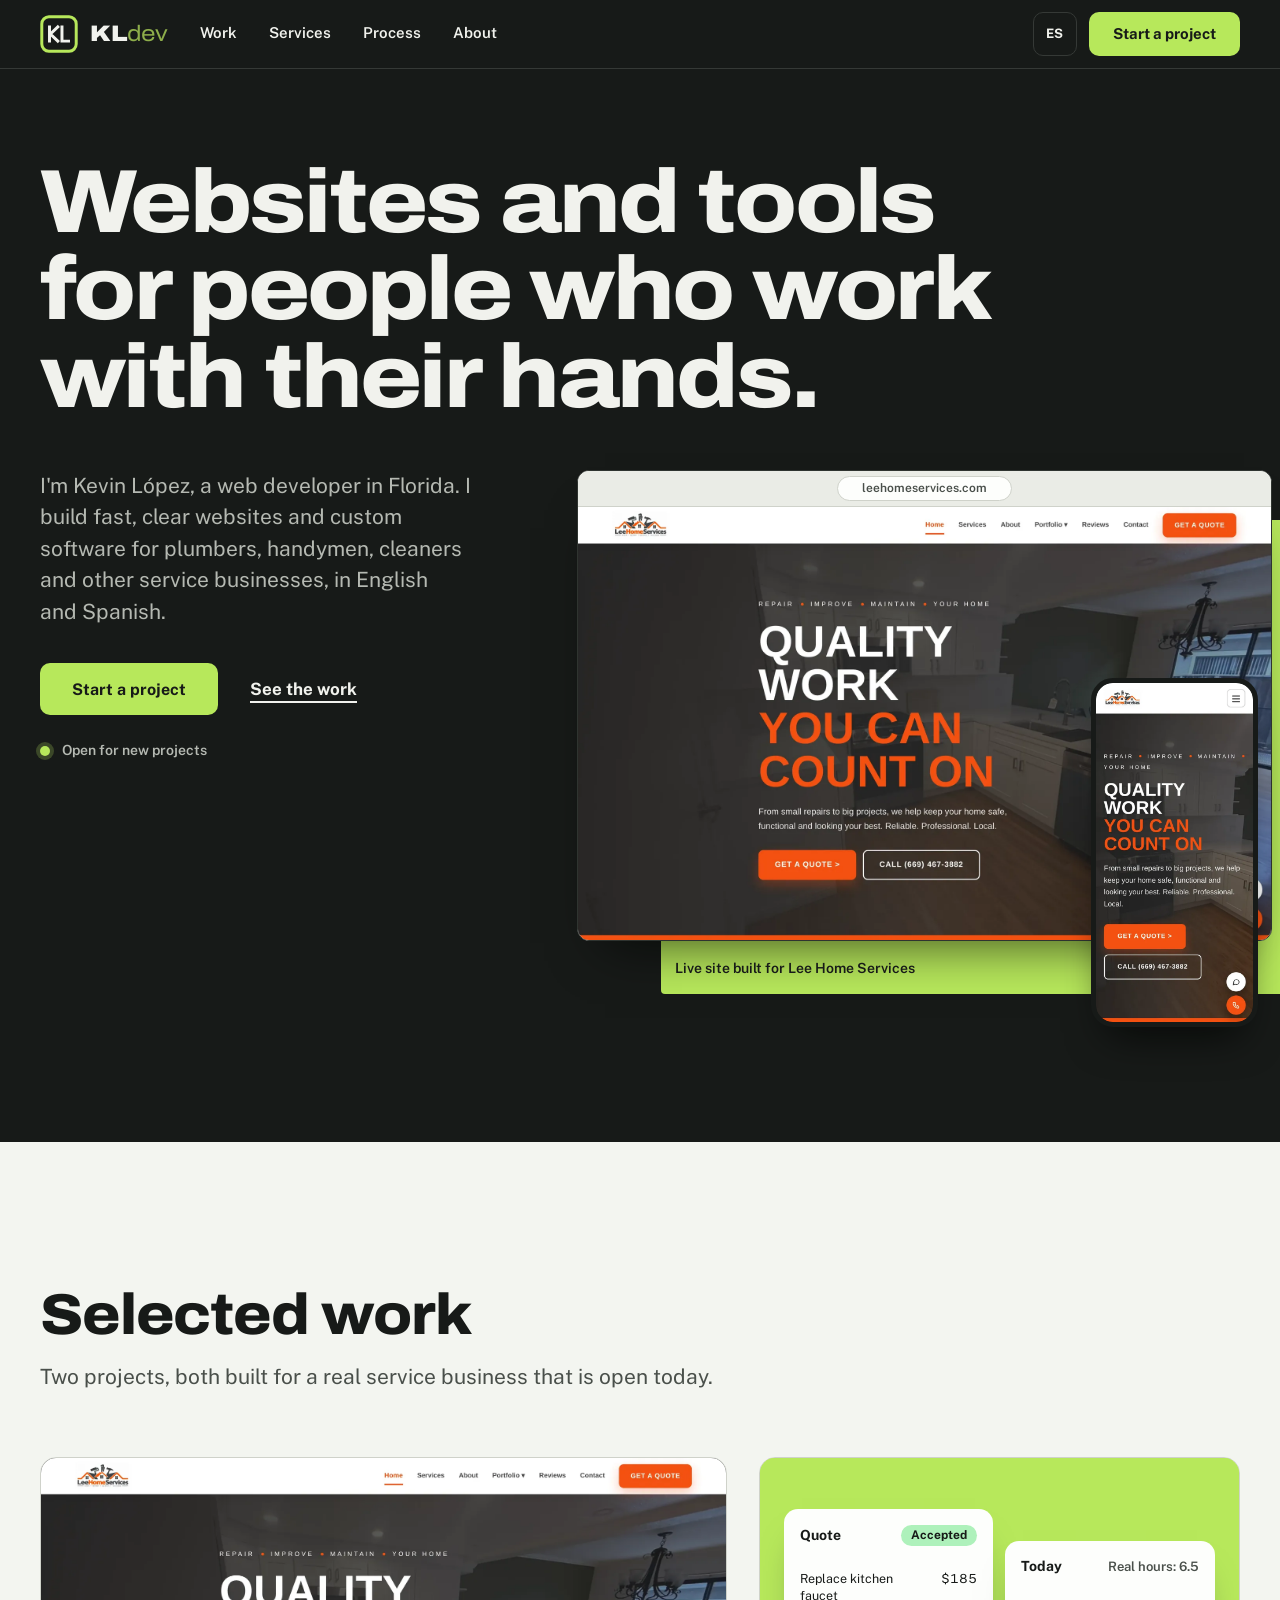
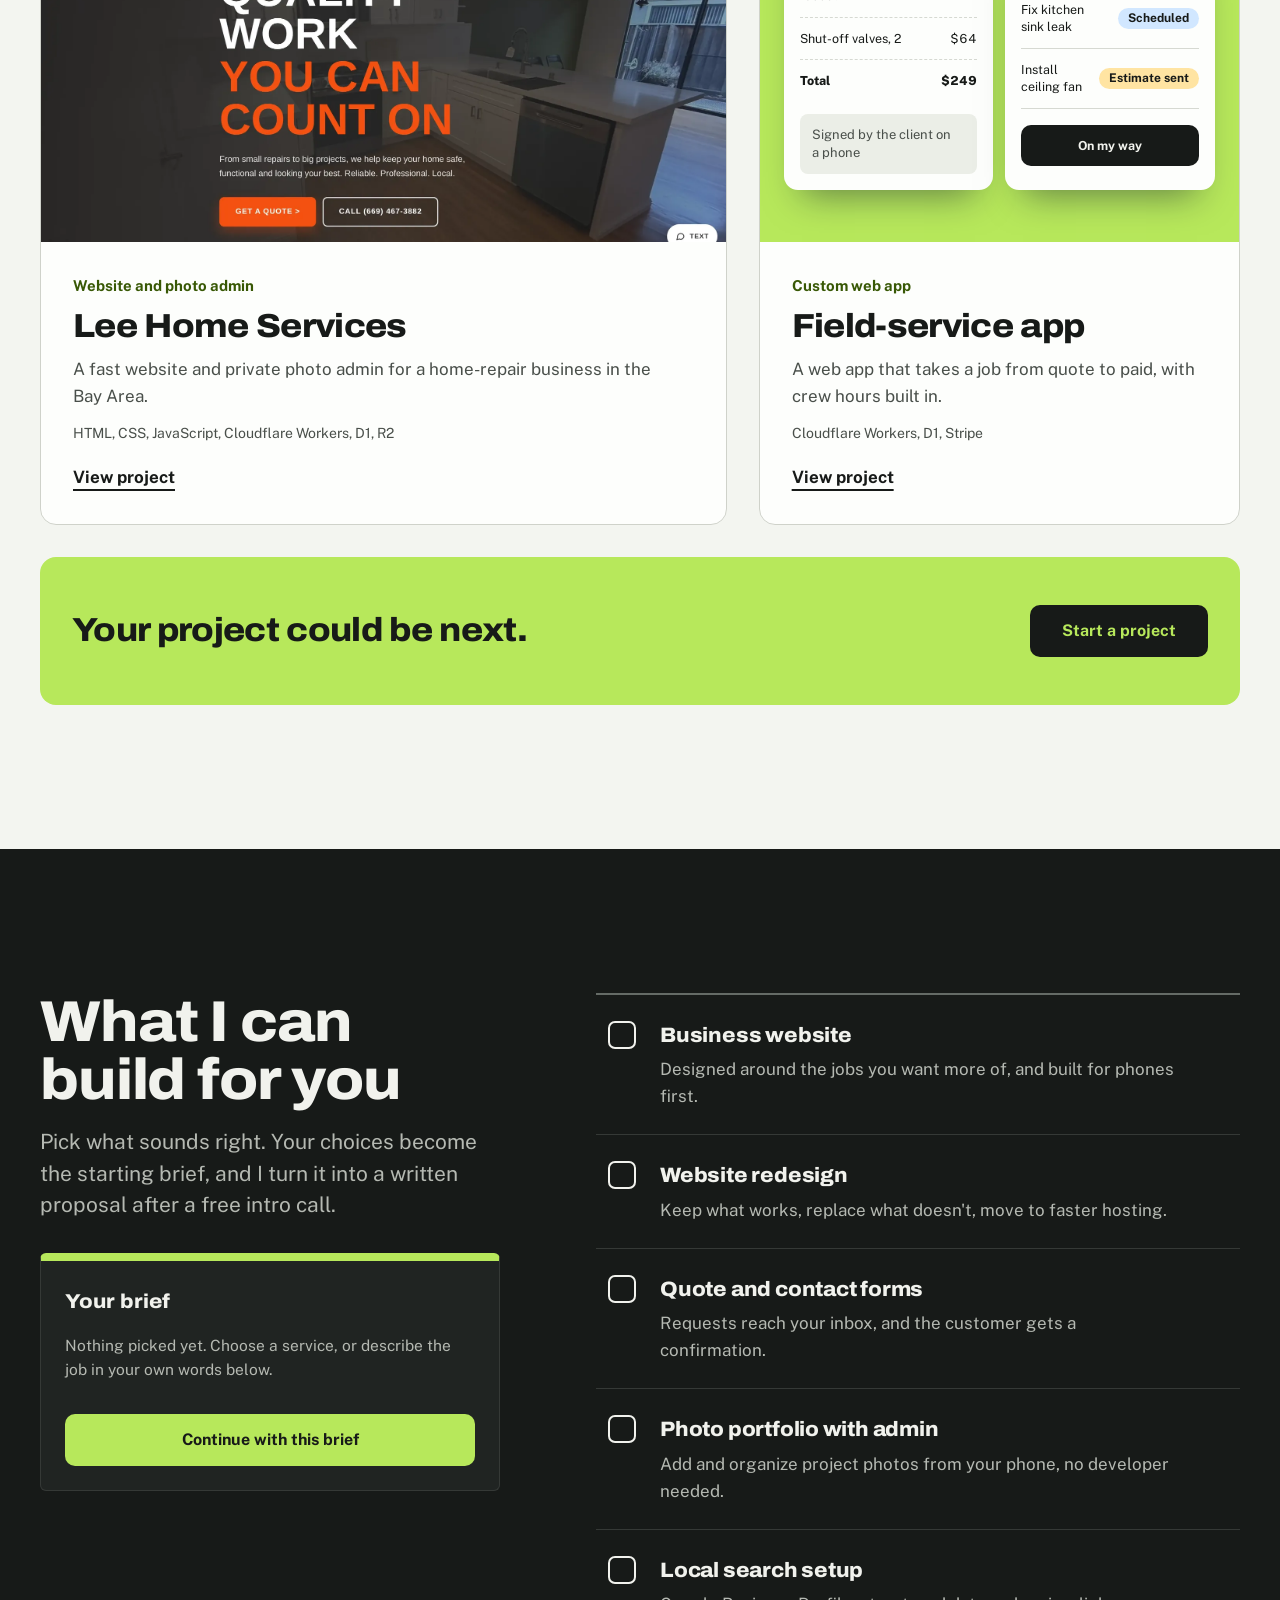
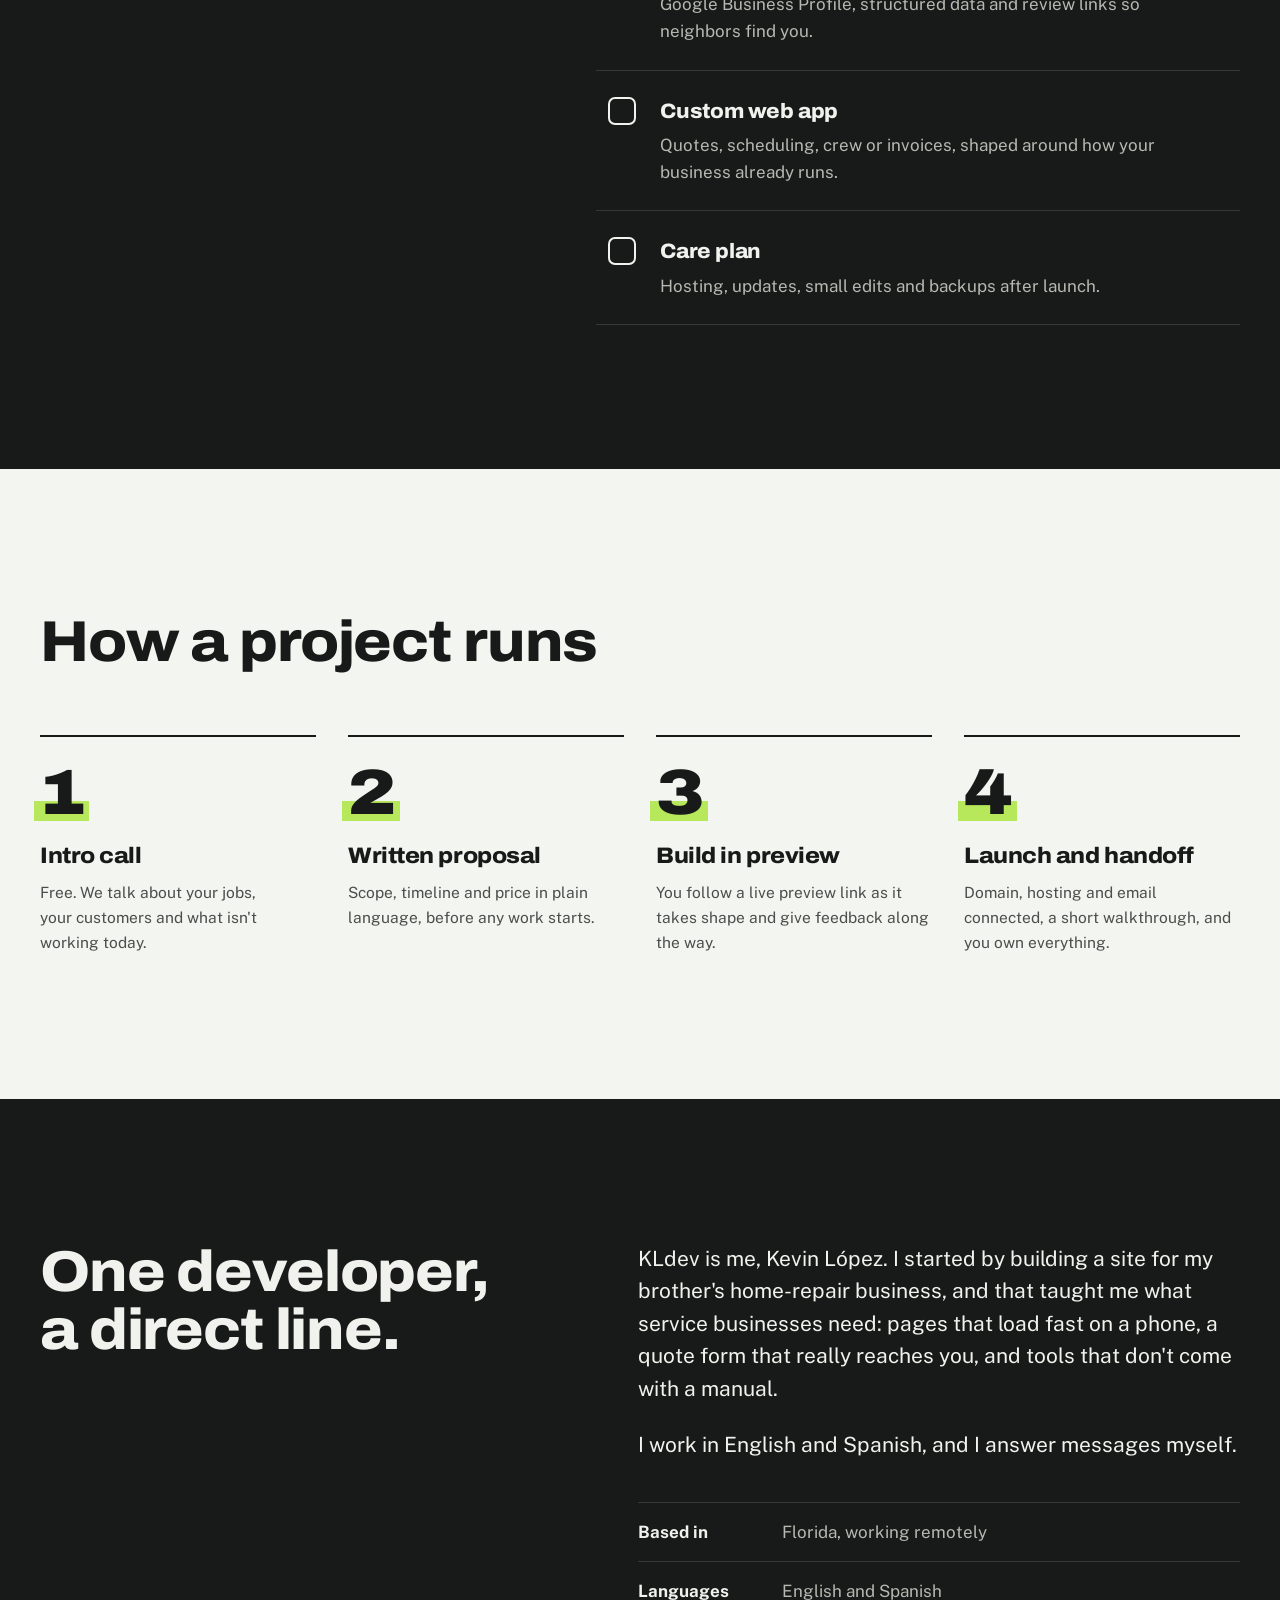
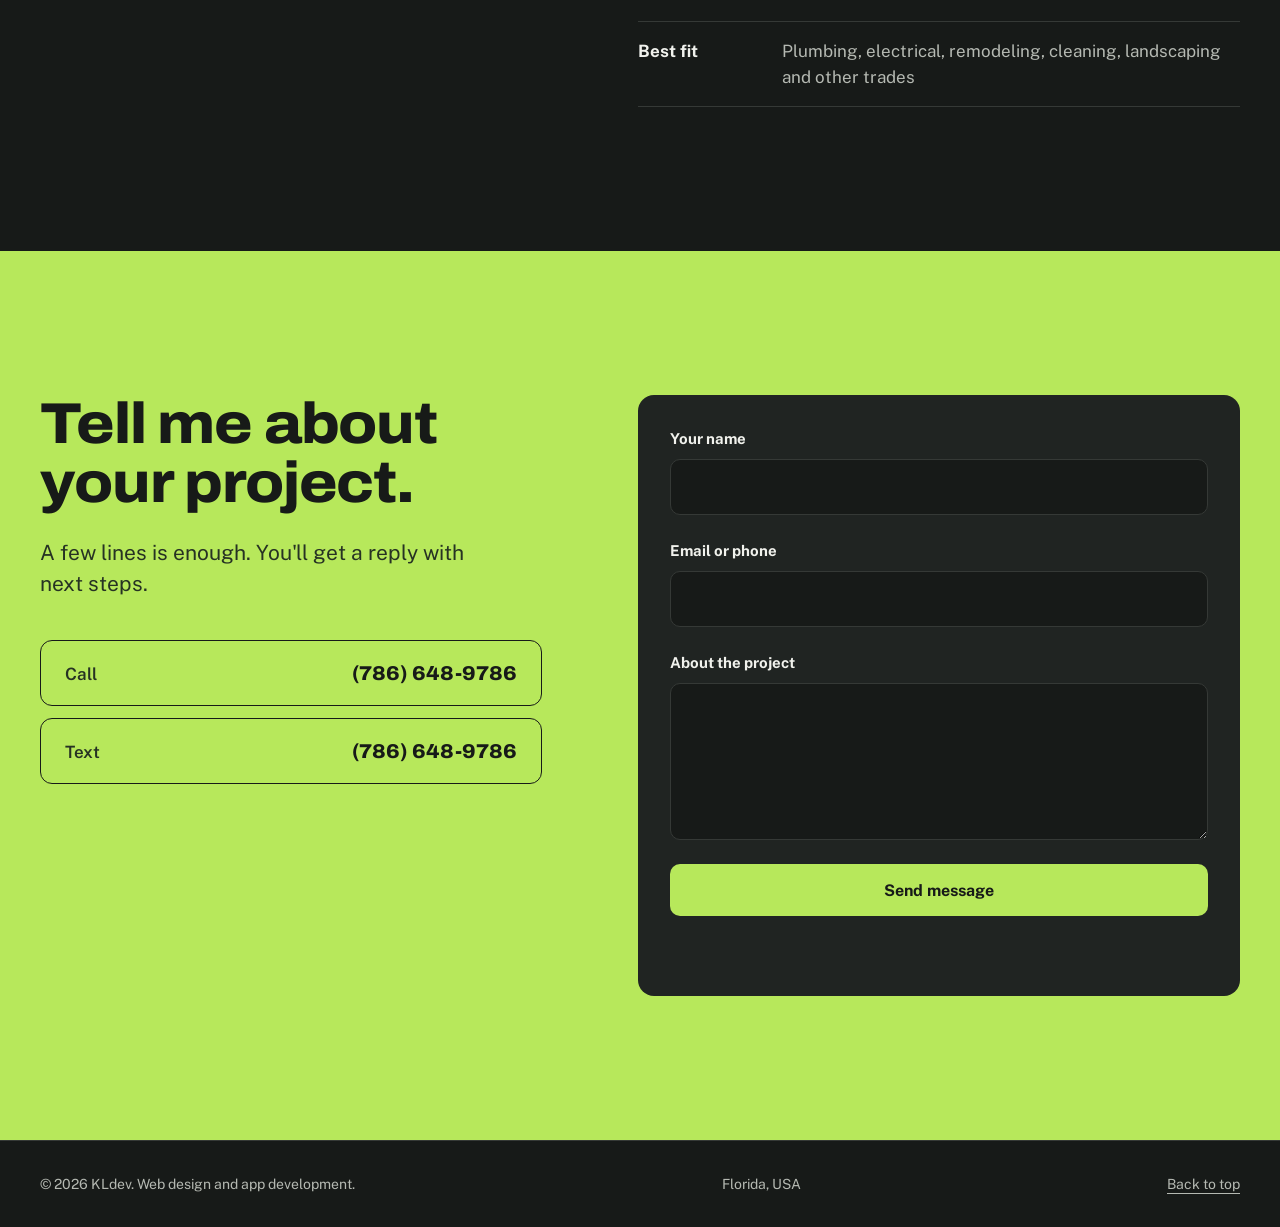
<file: index.html>
<!DOCTYPE html>
<html lang="en">
<head>
<meta charset="utf-8">
<meta name="viewport" content="width=device-width, initial-scale=1">
<title>KLdev | Websites and software for service businesses</title>
<meta name="description" content="KLdev is Kevin López, a web developer in Florida who builds fast websites and custom software for plumbers, handymen, cleaners and other service businesses. English and Spanish.">
<meta name="theme-color" content="#171a18">
<meta property="og:type" content="website">
<meta property="og:title" content="KLdev | Websites and software for service businesses">
<meta property="og:description" content="Fast websites and custom software for service businesses, built by one developer you can text.">
<link rel="icon" href="assets/favicon.svg" type="image/svg+xml">
<link rel="preload" href="assets/fonts/archivo.woff2" as="font" type="font/woff2" crossorigin>
<link rel="preload" href="assets/fonts/public-sans.woff2" as="font" type="font/woff2" crossorigin>
<link rel="stylesheet" href="css/styles.css">
<script type="application/ld+json">
{
  "@context": "https://schema.org",
  "@type": "ProfessionalService",
  "name": "KLdev",
  "description": "Web design, websites and custom software for service businesses.",
  "founder": { "@type": "Person", "name": "Kevin López" },
  "telephone": "+1-786-648-9786",
  "areaServed": "US",
  "address": { "@type": "PostalAddress", "addressRegion": "FL", "addressCountry": "US" },
  "knowsLanguage": ["en", "es"]
}
</script>
</head>
<body>
<a class="skip" href="#main" data-i18n="skip">Skip to content</a>

<header class="site-header">
  <div class="bar wrap">
    <a class="brand" href="#top" aria-label="KLdev, home">
      <svg class="mark" viewBox="0 0 64 64" width="38" height="38" aria-hidden="true" focusable="false"><rect x="3" y="3" width="58" height="58" rx="12" fill="none" stroke="#b7e85b" stroke-width="5"/><path d="M16 20v24M30 20 17.5 32 30 44M37 20v24h11" fill="none" stroke="currentColor" stroke-width="5" stroke-linecap="square"/></svg>
      <span class="brand-word">KL<span>dev</span></span>
    </a>
    <nav class="nav" id="nav" aria-label="Main">
      <a href="#work" data-i18n="nav.work">Work</a>
      <a href="#services" data-i18n="nav.services">Services</a>
      <a href="#process" data-i18n="nav.process">Process</a>
      <a href="#about" data-i18n="nav.about">About</a>
    </nav>
    <div class="bar-actions">
      <button class="lang" type="button" id="lang" aria-label="Cambiar a español">ES</button>
      <a class="btn btn-small" href="#contact" data-i18n="nav.cta">Start a project</a>
      <button class="menu-btn" type="button" id="menu-btn" aria-expanded="false" aria-controls="nav" aria-label="Menu" data-i18n-attr="aria-label:nav.menu">
        <span></span><span></span>
      </button>
    </div>
  </div>
</header>

<main id="main">
  <section class="hero" id="top">
    <div class="wrap hero-grid">
      <h1 class="hero-title">
        <span class="line"><span data-i18n="hero.l1">Websites and tools</span></span>
        <span class="line"><span data-i18n="hero.l2">for people who work</span></span>
        <span class="line"><span data-i18n="hero.l3">with their hands.</span></span>
      </h1>
      <div class="hero-copy">
        <p class="lead" data-i18n="hero.lead">I'm Kevin López, a web developer in Florida. I build fast, clear websites and custom software for plumbers, handymen, cleaners and other service businesses, in English and Spanish.</p>
        <div class="cta-row">
          <a class="btn" href="#contact" data-i18n="hero.cta1">Start a project</a>
          <a class="link-quiet" href="#work" data-i18n="hero.cta2">See the work</a>
        </div>
        <p class="status"><span class="dot" aria-hidden="true"></span><span data-i18n="hero.status">Open for new projects</span></p>
      </div>

      <figure class="hero-visual">
        <div class="slab" aria-hidden="true"></div>
        <div class="browser">
          <div class="browser-bar" aria-hidden="true"><span>leehomeservices.com</span></div>
          <img src="assets/img/lee-desktop.webp" width="1760" height="1100" alt="Home page of leehomeservices.com: a kitchen photo behind the headline Quality Work You Can Count On and a Get a Quote button." fetchpriority="high" data-i18n-attr="alt:hero.alt">
        </div>
        <div class="phone">
          <img src="assets/img/lee-mobile.webp" width="540" height="1168" alt="The same site on a phone." loading="eager" data-i18n-attr="alt:hero.alt2">
        </div>
        <figcaption data-i18n="hero.caption">Live site built for Lee Home Services</figcaption>
      </figure>
    </div>
  </section>

  <section class="work" id="work" aria-labelledby="work-title">
    <div class="wrap">
      <header class="section-head">
        <h2 id="work-title" data-i18n="work.title">Selected work</h2>
        <p data-i18n="work.sub">Two projects, both built for a real service business that is open today.</p>
      </header>

      <ul class="tiles">
        <li class="tile tile-lee">
          <div class="tile-media"><img src="assets/img/lee-desktop.webp" width="1760" height="1100" alt="Lee Home Services home page on a laptop." loading="lazy" data-i18n-attr="alt:work.lee.alt"></div>
          <div class="tile-body">
            <p class="tile-kind" data-i18n="work.lee.kind">Website and photo admin</p>
            <h3><a href="projects/lee-home-services.html">Lee Home Services</a></h3>
            <p class="tile-desc" data-i18n="tile.lee.desc">A fast website and private photo admin for a home-repair business in the Bay Area.</p>
            <p class="tile-stack">HTML, CSS, JavaScript, Cloudflare Workers, D1, R2</p>
            <span class="tile-link" aria-hidden="true" data-i18n="tile.view">View project</span>
          </div>
        </li>
        <li class="tile tile-app">
          <div class="tile-media tile-media-ui">
          <div class="ui" aria-hidden="true">
            <div class="ui-quote">
              <div class="ui-head"><b data-i18n="ui.quote">Quote</b><span class="pill pill-ok" data-i18n="ui.accepted">Accepted</span></div>
              <ul class="ui-lines">
                <li><span data-i18n="ui.l1">Replace kitchen faucet</span><i>$185</i></li>
                <li><span data-i18n="ui.l2">Shut-off valves, 2</span><i>$64</i></li>
                <li class="ui-total"><span data-i18n="ui.total">Total</span><i>$249</i></li>
              </ul>
              <p class="ui-sign" data-i18n="ui.signed">Signed by the client on a phone</p>
            </div>
            <div class="ui-day">
              <div class="ui-head"><b data-i18n="ui.today">Today</b><span class="ui-hours" data-i18n="ui.hours">Real hours: 6.5</span></div>
              <div class="ui-job"><span data-i18n="ui.j1">Fix kitchen sink leak</span><span class="pill" data-i18n="ui.sched">Scheduled</span></div>
              <div class="ui-job"><span data-i18n="ui.j2">Install ceiling fan</span><span class="pill pill-wait" data-i18n="ui.sent">Estimate sent</span></div>
              <div class="ui-btn" data-i18n="ui.omw">On my way</div>
            </div>
            <p class="ui-note" data-i18n="ui.note">Illustration with sample data</p>
          </div>
          </div>
          <div class="tile-body">
            <p class="tile-kind" data-i18n="work.app.kind">Custom web app</p>
            <h3><a href="projects/field-service-app.html" data-i18n="work.app.title">Field-service app</a></h3>
            <p class="tile-desc" data-i18n="tile.app.desc">A web app that takes a job from quote to paid, with crew hours built in.</p>
            <p class="tile-stack">Cloudflare Workers, D1, Stripe</p>
            <span class="tile-link" aria-hidden="true" data-i18n="tile.view">View project</span>
          </div>
        </li>
        <li class="tile-cta">
          <h3 data-i18n="tile.cta">Your project could be next.</h3>
          <a class="btn" href="#contact" data-i18n="hero.cta1">Start a project</a>
        </li>
      </ul>
    </div>
  </section>

  <section class="services" id="services" aria-labelledby="services-title">
    <div class="wrap services-grid">
      <header class="services-intro">
        <h2 id="services-title" data-i18n="svc.title">What I can build for you</h2>
        <p data-i18n="svc.sub">Pick what sounds right. Your choices become the starting brief, and I turn it into a written proposal after a free intro call.</p>
      </header>

      <div class="estimate" id="estimate" role="group" aria-labelledby="services-title">
        <fieldset>
          <legend class="sr-only" data-i18n="svc.legend">Services</legend>
          <ul class="items">
            <li><label class="item"><input type="checkbox" name="svc" value="Business website" data-key="svc.i1"><span class="box" aria-hidden="true"></span><span class="item-text"><strong data-i18n="svc.i1">Business website</strong><span data-i18n="svc.i1d">Designed around the jobs you want more of, and built for phones first.</span></span></label></li>
            <li><label class="item"><input type="checkbox" name="svc" value="Website redesign" data-key="svc.i2"><span class="box" aria-hidden="true"></span><span class="item-text"><strong data-i18n="svc.i2">Website redesign</strong><span data-i18n="svc.i2d">Keep what works, replace what doesn't, move to faster hosting.</span></span></label></li>
            <li><label class="item"><input type="checkbox" name="svc" value="Quote and contact forms" data-key="svc.i3"><span class="box" aria-hidden="true"></span><span class="item-text"><strong data-i18n="svc.i3">Quote and contact forms</strong><span data-i18n="svc.i3d">Requests reach your inbox, and the customer gets a confirmation.</span></span></label></li>
            <li><label class="item"><input type="checkbox" name="svc" value="Photo portfolio with admin" data-key="svc.i4"><span class="box" aria-hidden="true"></span><span class="item-text"><strong data-i18n="svc.i4">Photo portfolio with admin</strong><span data-i18n="svc.i4d">Add and organize project photos from your phone, no developer needed.</span></span></label></li>
            <li><label class="item"><input type="checkbox" name="svc" value="Local search setup" data-key="svc.i5"><span class="box" aria-hidden="true"></span><span class="item-text"><strong data-i18n="svc.i5">Local search setup</strong><span data-i18n="svc.i5d">Google Business Profile, structured data and review links so neighbors find you.</span></span></label></li>
            <li><label class="item"><input type="checkbox" name="svc" value="Custom web app" data-key="svc.i6"><span class="box" aria-hidden="true"></span><span class="item-text"><strong data-i18n="svc.i6">Custom web app</strong><span data-i18n="svc.i6d">Quotes, scheduling, crew or invoices, shaped around how your business already runs.</span></span></label></li>
            <li><label class="item"><input type="checkbox" name="svc" value="Care plan" data-key="svc.i7"><span class="box" aria-hidden="true"></span><span class="item-text"><strong data-i18n="svc.i7">Care plan</strong><span data-i18n="svc.i7d">Hosting, updates, small edits and backups after launch.</span></span></label></li>
          </ul>
        </fieldset>
        <div class="sheet" aria-live="polite">
          <p class="sheet-title" data-i18n="svc.brief">Your brief</p>
          <p class="sheet-empty" id="sheet-empty" data-i18n="svc.empty">Nothing picked yet. Choose a service, or describe the job in your own words below.</p>
          <ul class="sheet-list" id="sheet-list" hidden></ul>
          <a class="btn btn-block" href="#contact" id="sheet-cta" data-i18n="svc.send">Continue with this brief</a>
        </div>
      </div>
    </div>
  </section>

  <section class="process" id="process" aria-labelledby="process-title">
    <div class="wrap">
      <header class="section-head">
        <h2 id="process-title" data-i18n="proc.title">How a project runs</h2>
      </header>
      <ol class="steps">
        <li><span class="step-n" aria-hidden="true">1</span><h3 data-i18n="proc.s1">Intro call</h3><p data-i18n="proc.s1d">Free. We talk about your jobs, your customers and what isn't working today.</p></li>
        <li><span class="step-n" aria-hidden="true">2</span><h3 data-i18n="proc.s2">Written proposal</h3><p data-i18n="proc.s2d">Scope, timeline and price in plain language, before any work starts.</p></li>
        <li><span class="step-n" aria-hidden="true">3</span><h3 data-i18n="proc.s3">Build in preview</h3><p data-i18n="proc.s3d">You follow a live preview link as it takes shape and give feedback along the way.</p></li>
        <li><span class="step-n" aria-hidden="true">4</span><h3 data-i18n="proc.s4">Launch and handoff</h3><p data-i18n="proc.s4d">Domain, hosting and email connected, a short walkthrough, and you own everything.</p></li>
      </ol>
    </div>
  </section>

  <section class="about" id="about" aria-labelledby="about-title">
    <div class="wrap about-grid">
      <h2 id="about-title" data-i18n="about.title">One developer, a direct line.</h2>
      <div class="about-body">
        <p data-i18n="about.p1">KLdev is me, Kevin López. I started by building a site for my brother's home-repair business, and that taught me what service businesses need: pages that load fast on a phone, a quote form that really reaches you, and tools that don't come with a manual.</p>
        <p data-i18n="about.p2">I work in English and Spanish, and I answer messages myself.</p>
        <dl class="about-facts">
          <div><dt data-i18n="about.dt1">Based in</dt><dd data-i18n="about.d1">Florida, working remotely</dd></div>
          <div><dt data-i18n="about.dt2">Languages</dt><dd data-i18n="about.d2">English and Spanish</dd></div>
          <div><dt data-i18n="about.dt3">Best fit</dt><dd data-i18n="about.d3">Plumbing, electrical, remodeling, cleaning, landscaping and other trades</dd></div>
        </dl>
      </div>
    </div>
  </section>

  <section class="contact" id="contact" aria-labelledby="contact-title">
    <div class="wrap contact-grid">
      <div class="contact-copy">
        <h2 id="contact-title" data-i18n="ct.title">Tell me about your project.</h2>
        <p data-i18n="ct.sub">A few lines is enough. You'll get a reply with next steps.</p>
        <div class="direct">
          <a class="direct-link" id="call" href="tel:+17866489786"><span data-i18n="ct.call">Call</span> <b>(786) 648-9786</b></a>
          <a class="direct-link" id="text" href="sms:+17866489786"><span data-i18n="ct.text">Text</span> <b>(786) 648-9786</b></a>
        </div>
      </div>

      <form class="form" id="contact-form" novalidate>
        <div class="picked" id="picked" hidden>
          <span data-i18n="ct.picked">Services in your brief</span>
          <ul id="picked-list"></ul>
        </div>
        <div class="field">
          <label for="f-name" data-i18n="ct.name">Your name</label>
          <input id="f-name" name="name" type="text" autocomplete="name" required>
          <p class="err" id="e-name" hidden data-i18n="ct.e.name">Add your name so I know who to answer.</p>
        </div>
        <div class="field">
          <label for="f-contact" data-i18n="ct.contact">Email or phone</label>
          <input id="f-contact" name="contact" type="text" autocomplete="email" inputmode="email" required>
          <p class="err" id="e-contact" hidden data-i18n="ct.e.contact">Add an email or a phone number so I can reply.</p>
        </div>
        <div class="field">
          <label for="f-msg" data-i18n="ct.msg">About the project</label>
          <textarea id="f-msg" name="message" rows="5"></textarea>
          <p class="err" id="e-msg" hidden data-i18n="ct.e.msg">Describe the job in a sentence, or pick a service above.</p>
        </div>
        <div class="trap" aria-hidden="true"><label>Leave empty <input type="text" name="company" tabindex="-1" autocomplete="off"></label></div>
        <button class="btn btn-wide" type="submit" id="send" data-i18n="ct.send">Send message</button>
        <p class="form-status" id="status" role="status" aria-live="polite"></p>
      </form>
    </div>
  </section>
</main>

<footer class="site-footer">
  <div class="wrap foot">
    <p>© <span id="year">2026</span> KLdev. <span data-i18n="foot.tag">Web design and app development.</span></p>
    <p data-i18n="foot.loc">Florida, USA</p>
    <a href="#top" data-i18n="foot.top">Back to top</a>
  </div>
</footer>

<script src="js/config.js"></script>
<script src="js/main.js" defer></script>
</body>
</html>
</file>
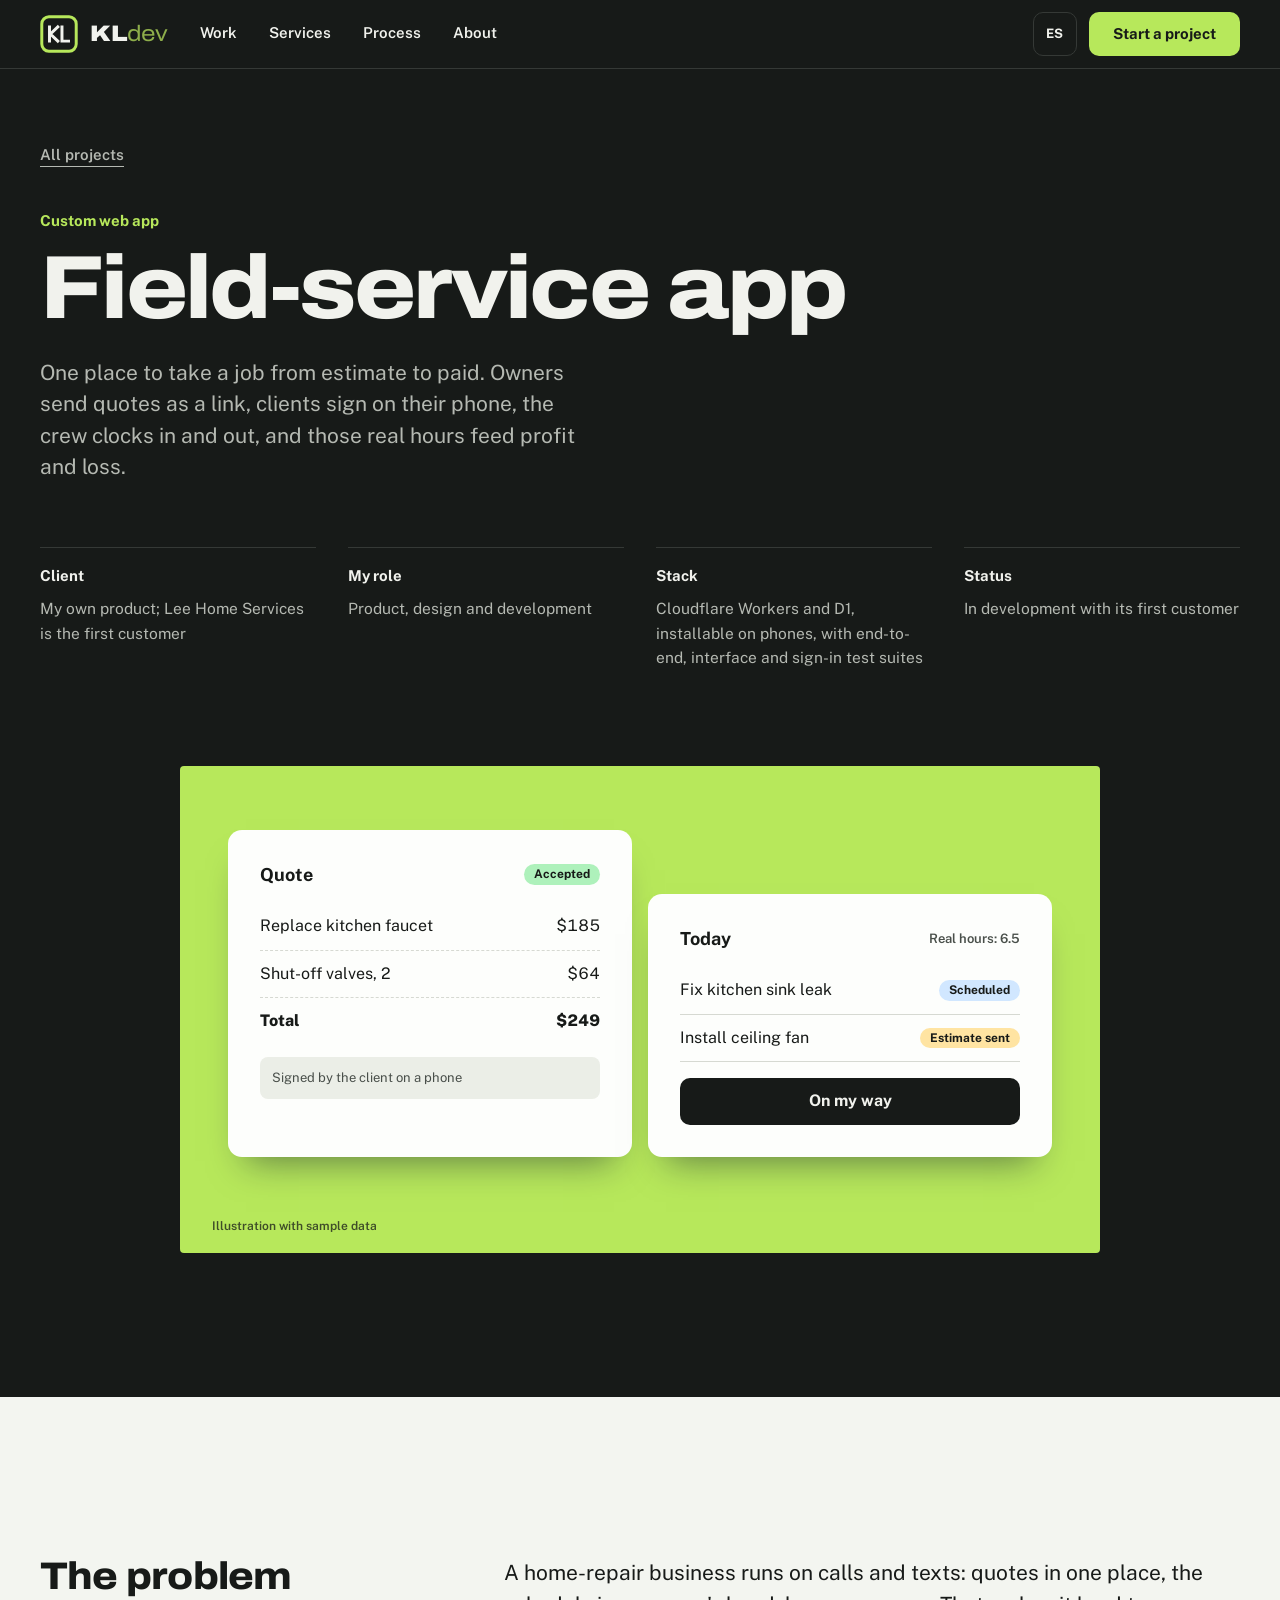
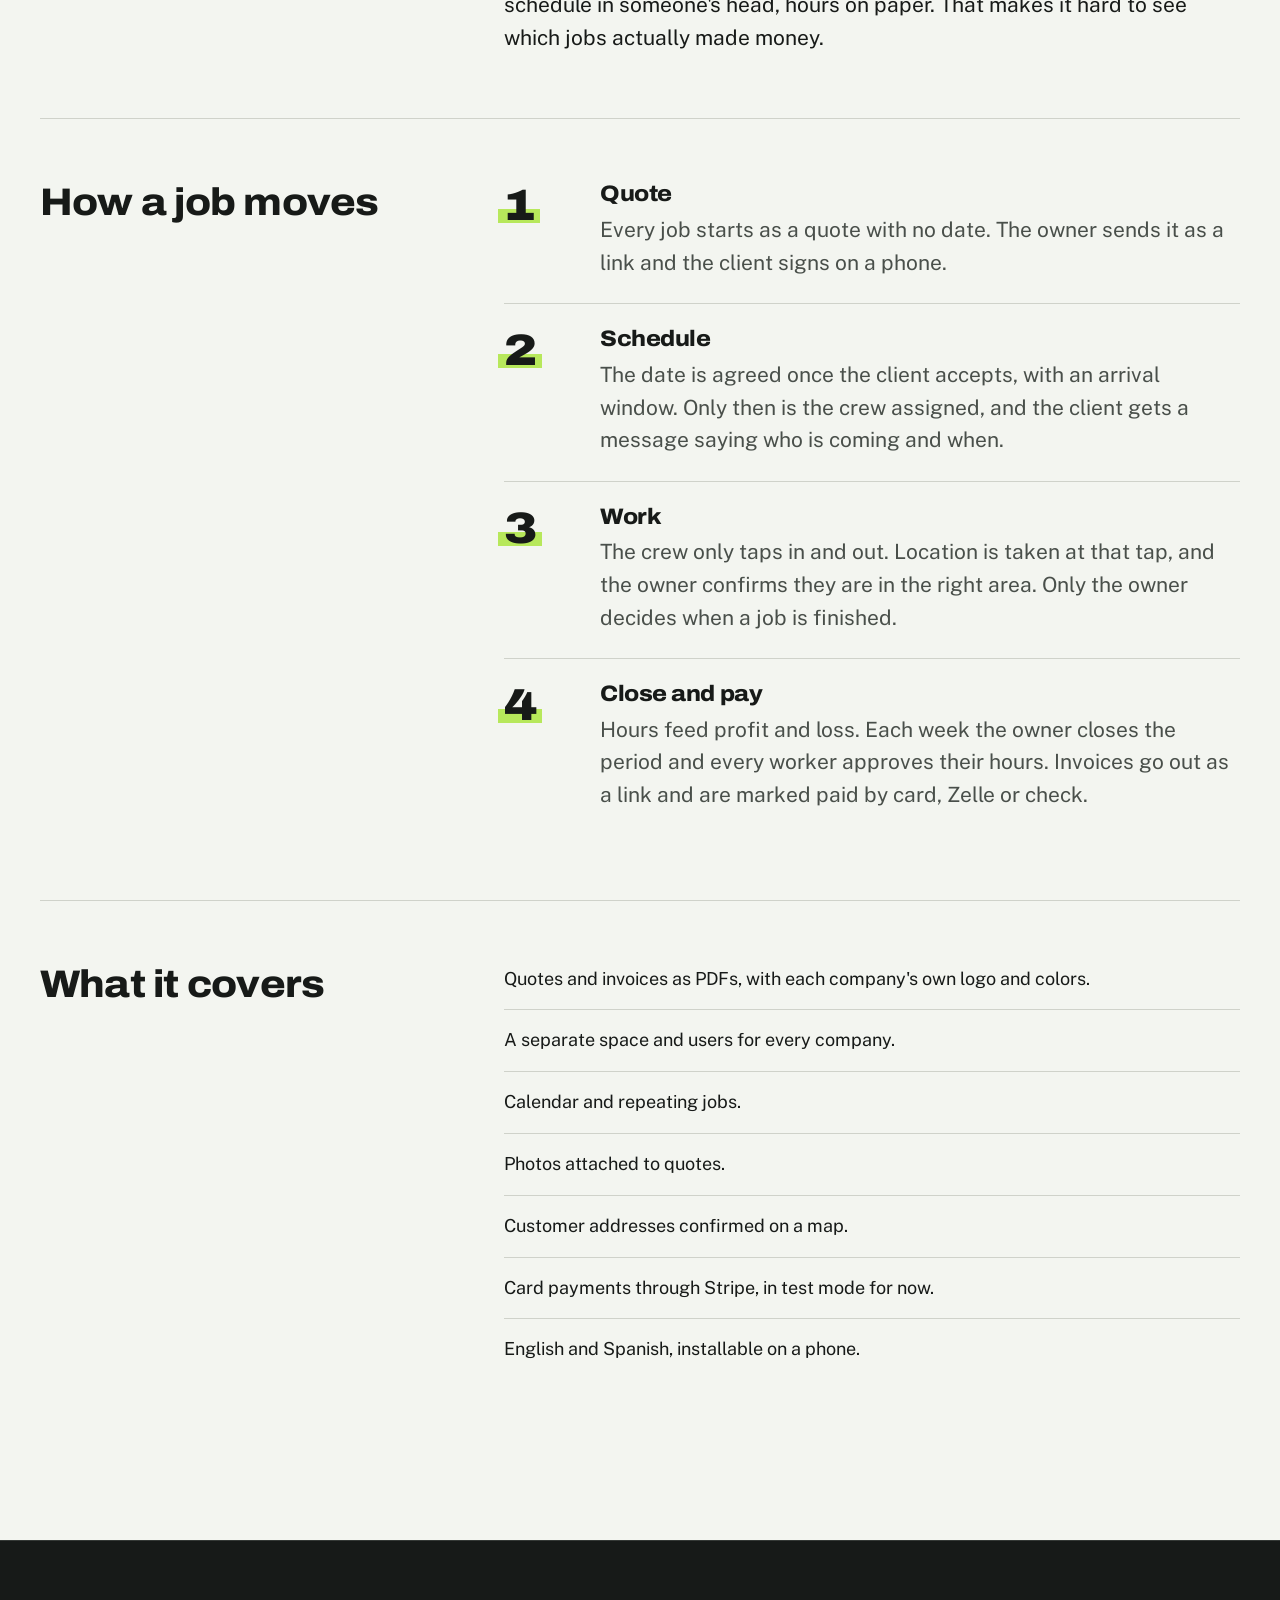
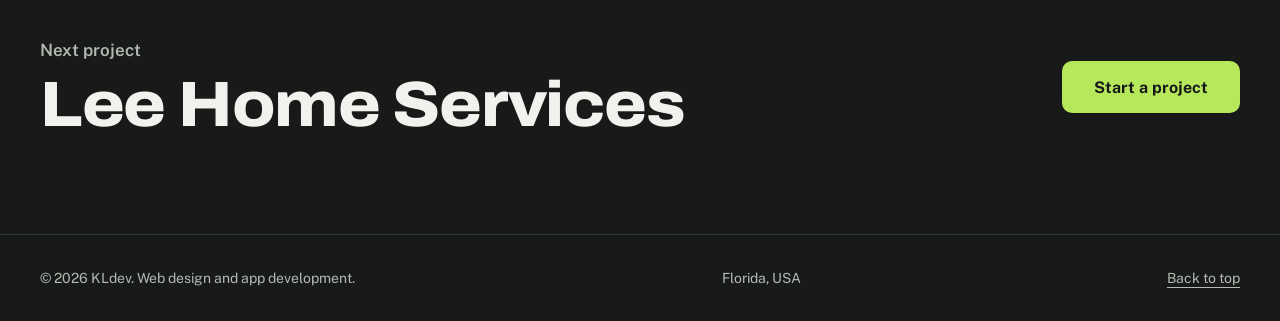
<file: projects/field-service-app.html>
<!DOCTYPE html>
<html lang="en">
<head>
<meta charset="utf-8">
<meta name="viewport" content="width=device-width, initial-scale=1">
<title data-i18n-key="pa.title">Field-service app | KLdev</title>
<meta name="description" data-i18n-key="pa.desc" content="Case study: a web app by KLdev that takes a service business from quote to paid, with crew time tracking built in.">
<meta name="theme-color" content="#171a18">
<meta property="og:type" content="article">
<meta property="og:title" content="Field-service app | KLdev">
<link rel="icon" href="../assets/favicon.svg" type="image/svg+xml">
<link rel="preload" href="../assets/fonts/archivo.woff2" as="font" type="font/woff2" crossorigin>
<link rel="preload" href="../assets/fonts/public-sans.woff2" as="font" type="font/woff2" crossorigin>
<link rel="stylesheet" href="../css/styles.css">
</head>
<body>
<a class="skip" href="#main" data-i18n="skip">Skip to content</a>

<header class="site-header">
  <div class="bar wrap">
    <a class="brand" href="../index.html" aria-label="KLdev, home">
      <svg class="mark" viewBox="0 0 64 64" width="38" height="38" aria-hidden="true" focusable="false"><rect x="3" y="3" width="58" height="58" rx="12" fill="none" stroke="#b7e85b" stroke-width="5"/><path d="M16 20v24M30 20 17.5 32 30 44M37 20v24h11" fill="none" stroke="currentColor" stroke-width="5" stroke-linecap="square"/></svg>
      <span class="brand-word">KL<span>dev</span></span>
    </a>
    <nav class="nav" id="nav" aria-label="Main">
      <a href="../index.html#work" aria-current="page" data-i18n="nav.work">Work</a>
      <a href="../index.html#services" data-i18n="nav.services">Services</a>
      <a href="../index.html#process" data-i18n="nav.process">Process</a>
      <a href="../index.html#about" data-i18n="nav.about">About</a>
    </nav>
    <div class="bar-actions">
      <button class="lang" type="button" id="lang" aria-label="Cambiar a español">ES</button>
      <a class="btn btn-small" href="../index.html#contact" data-i18n="nav.cta">Start a project</a>
      <button class="menu-btn" type="button" id="menu-btn" aria-expanded="false" aria-controls="nav" aria-label="Menu" data-i18n-attr="aria-label:nav.menu">
        <span></span><span></span>
      </button>
    </div>
  </div>
</header>

<main id="main">
  <section class="project-hero" id="top">
    <div class="wrap">
      <a class="back-link" href="../index.html#work" data-i18n="pj.back">All projects</a>
      <p class="tile-kind project-kind" data-i18n="work.app.kind">Custom web app</p>
      <h1 class="project-title" data-i18n="work.app.title">Field-service app</h1>
      <p class="project-lead" data-i18n="pa.lead">One place to take a job from estimate to paid. Owners send quotes as a link, clients sign on their phone, the crew clocks in and out, and those real hours feed profit and loss.</p>
      <dl class="meta">
        <div><dt data-i18n="pj.m.client">Client</dt><dd data-i18n="pa.client">My own product; Lee Home Services is the first customer</dd></div>
        <div><dt data-i18n="pj.m.role">My role</dt><dd data-i18n="pa.role">Product, design and development</dd></div>
        <div><dt data-i18n="pj.m.stack">Stack</dt><dd data-i18n="pa.stack">Cloudflare Workers and D1, installable on phones, with end-to-end, interface and sign-in test suites</dd></div>
        <div><dt data-i18n="pj.m.status">Status</dt><dd data-i18n="pa.status">In development with its first customer</dd></div>
      </dl>
      <div class="project-visual project-ui">
        <div class="ui" aria-hidden="true">
            <div class="ui-quote">
              <div class="ui-head"><b data-i18n="ui.quote">Quote</b><span class="pill pill-ok" data-i18n="ui.accepted">Accepted</span></div>
              <ul class="ui-lines">
                <li><span data-i18n="ui.l1">Replace kitchen faucet</span><i>$185</i></li>
                <li><span data-i18n="ui.l2">Shut-off valves, 2</span><i>$64</i></li>
                <li class="ui-total"><span data-i18n="ui.total">Total</span><i>$249</i></li>
              </ul>
              <p class="ui-sign" data-i18n="ui.signed">Signed by the client on a phone</p>
            </div>
            <div class="ui-day">
              <div class="ui-head"><b data-i18n="ui.today">Today</b><span class="ui-hours" data-i18n="ui.hours">Real hours: 6.5</span></div>
              <div class="ui-job"><span data-i18n="ui.j1">Fix kitchen sink leak</span><span class="pill" data-i18n="ui.sched">Scheduled</span></div>
              <div class="ui-job"><span data-i18n="ui.j2">Install ceiling fan</span><span class="pill pill-wait" data-i18n="ui.sent">Estimate sent</span></div>
              <div class="ui-btn" data-i18n="ui.omw">On my way</div>
            </div>
            <p class="ui-note" data-i18n="ui.note">Illustration with sample data</p>
          </div>
      </div>
    </div>
  </section>

  <section class="story" aria-label="Case study">
    <div class="wrap">
      <div class="story-block">
        <h2 data-i18n="pa.h1">The problem</h2>
        <div class="story-body">
          <p data-i18n="pa.p1">A home-repair business runs on calls and texts: quotes in one place, the schedule in someone's head, hours on paper. That makes it hard to see which jobs actually made money.</p>
        </div>
      </div>
      <div class="story-block">
        <h2 data-i18n="pa.h2">How a job moves</h2>
        <div class="story-body">
          <ol class="flow">
            <li><span class="step-n" aria-hidden="true">1</span><div><h3 data-i18n="pa.s1">Quote</h3><p data-i18n="pa.s1d">Every job starts as a quote with no date. The owner sends it as a link and the client signs on a phone.</p></div></li>
            <li><span class="step-n" aria-hidden="true">2</span><div><h3 data-i18n="pa.s2">Schedule</h3><p data-i18n="pa.s2d">The date is agreed once the client accepts, with an arrival window. Only then is the crew assigned, and the client gets a message saying who is coming and when.</p></div></li>
            <li><span class="step-n" aria-hidden="true">3</span><div><h3 data-i18n="pa.s3">Work</h3><p data-i18n="pa.s3d">The crew only taps in and out. Location is taken at that tap, and the owner confirms they are in the right area. Only the owner decides when a job is finished.</p></div></li>
            <li><span class="step-n" aria-hidden="true">4</span><div><h3 data-i18n="pa.s4">Close and pay</h3><p data-i18n="pa.s4d">Hours feed profit and loss. Each week the owner closes the period and every worker approves their hours. Invoices go out as a link and are marked paid by card, Zelle or check.</p></div></li>
          </ol>
        </div>
      </div>
      <div class="story-block">
        <h2 data-i18n="pa.h3">What it covers</h2>
        <div class="story-body">
          <ul class="checks">
            <li data-i18n="pa.f1">Quotes and invoices as PDFs, with each company's own logo and colors.</li>
            <li data-i18n="pa.f2">A separate space and users for every company.</li>
            <li data-i18n="pa.f3">Calendar and repeating jobs.</li>
            <li data-i18n="pa.f4">Photos attached to quotes.</li>
            <li data-i18n="pa.f5">Customer addresses confirmed on a map.</li>
            <li data-i18n="pa.f6">Card payments through Stripe, in test mode for now.</li>
            <li data-i18n="pa.f7">English and Spanish, installable on a phone.</li>
          </ul>
        </div>
      </div>
    </div>
  </section>

  <section class="next" aria-labelledby="next-title">
    <div class="wrap next-grid">
      <div>
        <p class="next-label" id="next-title" data-i18n="pj.next">Next project</p>
        <h2><a class="next-link" href="lee-home-services.html">Lee Home Services</a></h2>
      </div>
      <a class="btn" href="../index.html#contact" data-i18n="hero.cta1">Start a project</a>
    </div>
  </section>
</main>

<footer class="site-footer">
  <div class="wrap foot">
    <p>© <span id="year">2026</span> KLdev. <span data-i18n="foot.tag">Web design and app development.</span></p>
    <p data-i18n="foot.loc">Florida, USA</p>
    <a href="#top" data-i18n="foot.top">Back to top</a>
  </div>
</footer>

<script src="../js/main.js" defer></script>
</body>
</html>
</file>
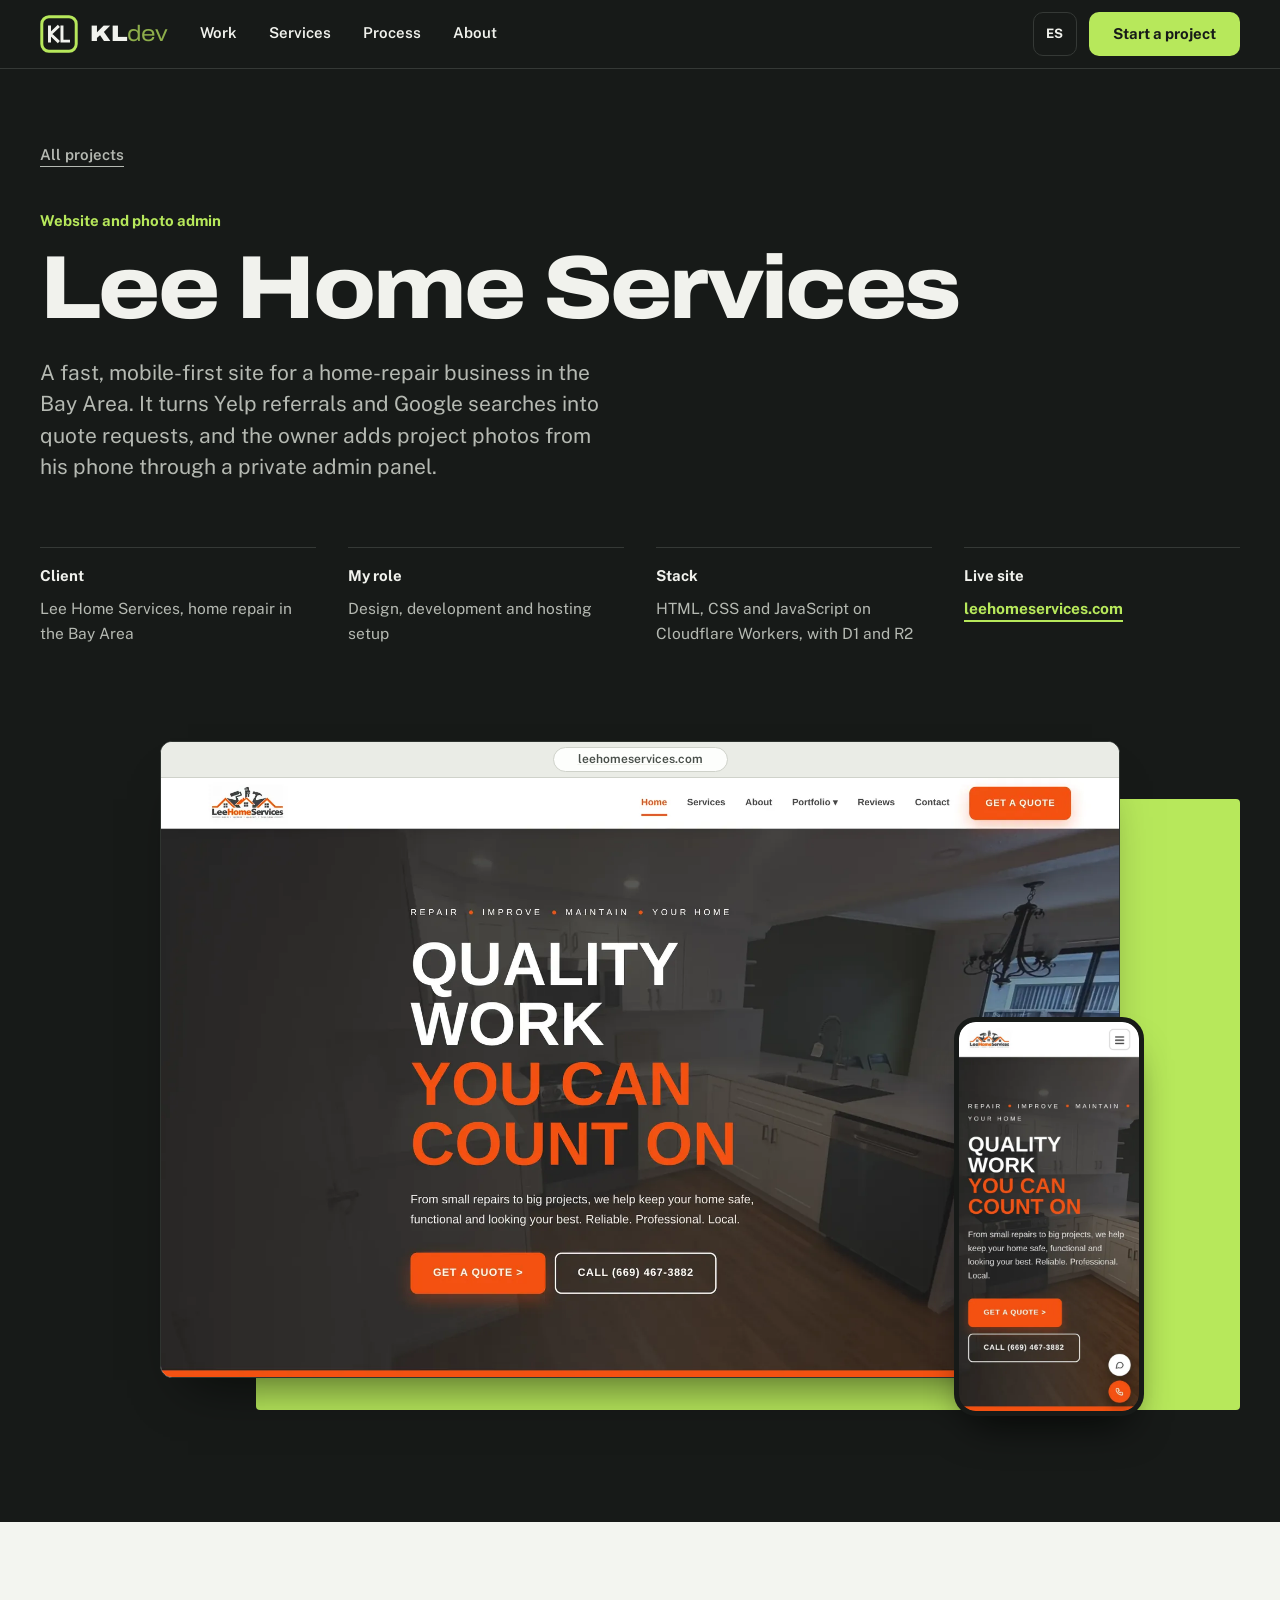
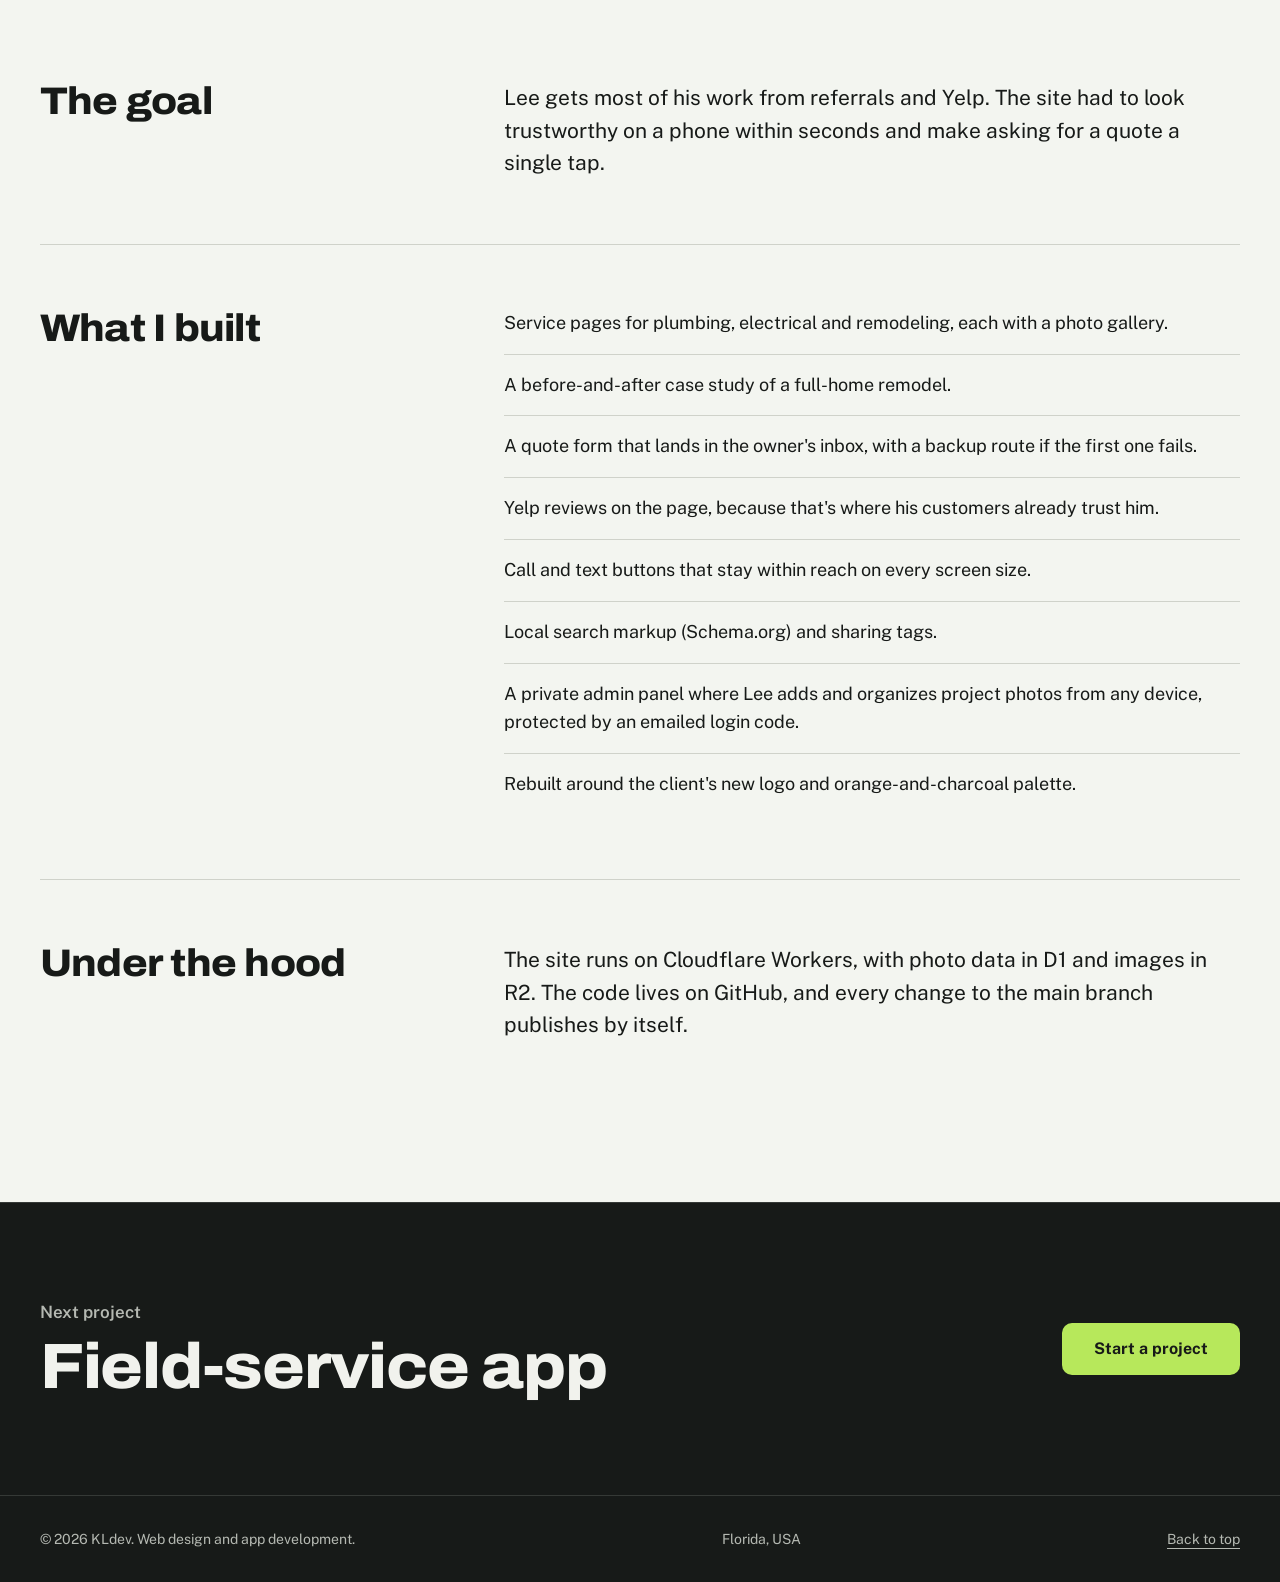
<file: projects/lee-home-services.html>
<!DOCTYPE html>
<html lang="en">
<head>
<meta charset="utf-8">
<meta name="viewport" content="width=device-width, initial-scale=1">
<title data-i18n-key="pl.title">Lee Home Services | KLdev</title>
<meta name="description" data-i18n-key="pl.desc" content="Case study: a fast, mobile-first website and private photo admin built by KLdev for Lee Home Services, a home-repair business in the Bay Area.">
<meta name="theme-color" content="#171a18">
<meta property="og:type" content="article">
<meta property="og:title" content="Lee Home Services | KLdev">
<link rel="icon" href="../assets/favicon.svg" type="image/svg+xml">
<link rel="preload" href="../assets/fonts/archivo.woff2" as="font" type="font/woff2" crossorigin>
<link rel="preload" href="../assets/fonts/public-sans.woff2" as="font" type="font/woff2" crossorigin>
<link rel="stylesheet" href="../css/styles.css">
</head>
<body>
<a class="skip" href="#main" data-i18n="skip">Skip to content</a>

<header class="site-header">
  <div class="bar wrap">
    <a class="brand" href="../index.html" aria-label="KLdev, home">
      <svg class="mark" viewBox="0 0 64 64" width="38" height="38" aria-hidden="true" focusable="false"><rect x="3" y="3" width="58" height="58" rx="12" fill="none" stroke="#b7e85b" stroke-width="5"/><path d="M16 20v24M30 20 17.5 32 30 44M37 20v24h11" fill="none" stroke="currentColor" stroke-width="5" stroke-linecap="square"/></svg>
      <span class="brand-word">KL<span>dev</span></span>
    </a>
    <nav class="nav" id="nav" aria-label="Main">
      <a href="../index.html#work" aria-current="page" data-i18n="nav.work">Work</a>
      <a href="../index.html#services" data-i18n="nav.services">Services</a>
      <a href="../index.html#process" data-i18n="nav.process">Process</a>
      <a href="../index.html#about" data-i18n="nav.about">About</a>
    </nav>
    <div class="bar-actions">
      <button class="lang" type="button" id="lang" aria-label="Cambiar a español">ES</button>
      <a class="btn btn-small" href="../index.html#contact" data-i18n="nav.cta">Start a project</a>
      <button class="menu-btn" type="button" id="menu-btn" aria-expanded="false" aria-controls="nav" aria-label="Menu" data-i18n-attr="aria-label:nav.menu">
        <span></span><span></span>
      </button>
    </div>
  </div>
</header>

<main id="main">
  <section class="project-hero" id="top">
    <div class="wrap">
      <a class="back-link" href="../index.html#work" data-i18n="pj.back">All projects</a>
      <p class="tile-kind project-kind" data-i18n="work.lee.kind">Website and photo admin</p>
      <h1 class="project-title">Lee Home Services</h1>
      <p class="project-lead" data-i18n="pl.lead">A fast, mobile-first site for a home-repair business in the Bay Area. It turns Yelp referrals and Google searches into quote requests, and the owner adds project photos from his phone through a private admin panel.</p>
      <dl class="meta">
        <div><dt data-i18n="pj.m.client">Client</dt><dd data-i18n="pl.client">Lee Home Services, home repair in the Bay Area</dd></div>
        <div><dt data-i18n="pj.m.role">My role</dt><dd data-i18n="pl.role">Design, development and hosting setup</dd></div>
        <div><dt data-i18n="pj.m.stack">Stack</dt><dd data-i18n="pl.stack">HTML, CSS and JavaScript on Cloudflare Workers, with D1 and R2</dd></div>
        <div><dt data-i18n="pj.m.live">Live site</dt><dd><a class="text-link" href="https://leehomeservices.com" target="_blank" rel="noopener">leehomeservices.com</a></dd></div>
      </dl>
      <figure class="hero-visual project-visual">
        <div class="slab" aria-hidden="true"></div>
        <a class="browser" href="https://leehomeservices.com" target="_blank" rel="noopener">
          <div class="browser-bar" aria-hidden="true"><span>leehomeservices.com</span></div>
          <img src="../assets/img/lee-desktop.webp" width="1760" height="1100" alt="Home page of leehomeservices.com: a kitchen photo behind the headline Quality Work You Can Count On and a Get a Quote button." data-i18n-attr="alt:hero.alt">
        </a>
        <div class="phone">
          <img src="../assets/img/lee-mobile.webp" width="540" height="1168" alt="The same site on a phone." loading="lazy" data-i18n-attr="alt:hero.alt2">
        </div>
      </figure>
    </div>
  </section>

  <section class="story" aria-label="Case study">
    <div class="wrap">
      <div class="story-block">
        <h2 data-i18n="pl.h1">The goal</h2>
        <div class="story-body">
          <p data-i18n="pl.p1">Lee gets most of his work from referrals and Yelp. The site had to look trustworthy on a phone within seconds and make asking for a quote a single tap.</p>
        </div>
      </div>
      <div class="story-block">
        <h2 data-i18n="pl.h2">What I built</h2>
        <div class="story-body">
          <ul class="checks">
            <li data-i18n="pl.f1">Service pages for plumbing, electrical and remodeling, each with a photo gallery.</li>
            <li data-i18n="pl.f2">A before-and-after case study of a full-home remodel.</li>
            <li data-i18n="pl.f3">A quote form that lands in the owner's inbox, with a backup route if the first one fails.</li>
            <li data-i18n="pl.f4">Yelp reviews on the page, because that's where his customers already trust him.</li>
            <li data-i18n="pl.f5">Call and text buttons that stay within reach on every screen size.</li>
            <li data-i18n="pl.f6">Local search markup (Schema.org) and sharing tags.</li>
            <li data-i18n="pl.f7">A private admin panel where Lee adds and organizes project photos from any device, protected by an emailed login code.</li>
            <li data-i18n="pl.f8">Rebuilt around the client's new logo and orange-and-charcoal palette.</li>
          </ul>
        </div>
      </div>
      <div class="story-block">
        <h2 data-i18n="pl.h3">Under the hood</h2>
        <div class="story-body">
          <p data-i18n="pl.p3">The site runs on Cloudflare Workers, with photo data in D1 and images in R2. The code lives on GitHub, and every change to the main branch publishes by itself.</p>
        </div>
      </div>
    </div>
  </section>

  <section class="next" aria-labelledby="next-title">
    <div class="wrap next-grid">
      <div>
        <p class="next-label" id="next-title" data-i18n="pj.next">Next project</p>
        <h2><a class="next-link" href="field-service-app.html" data-i18n="work.app.title">Field-service app</a></h2>
      </div>
      <a class="btn" href="../index.html#contact" data-i18n="hero.cta1">Start a project</a>
    </div>
  </section>
</main>

<footer class="site-footer">
  <div class="wrap foot">
    <p>© <span id="year">2026</span> KLdev. <span data-i18n="foot.tag">Web design and app development.</span></p>
    <p data-i18n="foot.loc">Florida, USA</p>
    <a href="#top" data-i18n="foot.top">Back to top</a>
  </div>
</footer>

<script src="../js/main.js" defer></script>
</body>
</html>
</file>
<file: css/styles.css>
/* KLdev — design tokens */
@font-face {
  font-family: "Archivo";
  src: url("../assets/fonts/archivo.woff2") format("woff2");
  font-weight: 100 900;
  font-stretch: 62% 125%;
  font-display: swap;
}
@font-face {
  font-family: "Public Sans";
  src: url("../assets/fonts/public-sans.woff2") format("woff2");
  font-weight: 100 900;
  font-display: swap;
}

:root {
  --lime: #b7e85b;
  --lime-deep: #8eae4b;
  --coal: #171a18;
  --coal-raised: oklch(0.255 0.007 160);
  --bone: #f1f2ed;
  --white: oklch(0.995 0.003 125);
  --ok: var(--lime);
  --danger-on-dark: oklch(0.8 0.13 25);

  --font-display: "Archivo", "Helvetica Neue", Arial, sans-serif;
  --font-body: "Public Sans", system-ui, -apple-system, "Segoe UI", sans-serif;

  --space-1: 4px;
  --space-2: 8px;
  --space-3: 12px;
  --space-4: 16px;
  --space-5: 24px;
  --space-6: 32px;
  --space-7: 48px;
  --space-8: 64px;
  --space-9: 96px;
  --space-10: 144px;

  --t-sm: 0.875rem;
  --t-base: 1.0625rem;
  --t-lead: 1.3125rem;
  --t-h3: clamp(1.6rem, 2.6vw, 2.2rem);
  --t-h2: clamp(2.1rem, 4.6vw, 3.6rem);
  --t-hero: clamp(2.6rem, 7vw, 6.2rem);

  --ease: cubic-bezier(0.22, 1, 0.36, 1);
  --wrap: 1200px;
}

/* Section themes: every component reads these semantic tokens */
.site-header, .hero, .services, .about, .site-footer, .contact .form, .project-hero, .next {
  --bg: var(--coal); --fg: var(--bone); --muted: oklch(0.78 0.01 130);
  --line: oklch(0.34 0.008 150); --rule: oklch(0.52 0.01 150); --raised: var(--coal-raised);
  --accent-text: var(--lime); --focus: var(--lime);
  --btn-bg: var(--lime); --btn-fg: var(--coal); --btn-hover-bg: var(--bone); --btn-hover-fg: var(--coal);
}
.work, .process, .story {
  --bg: oklch(0.968 0.008 125); --fg: var(--coal); --muted: oklch(0.42 0.012 150);
  --line: oklch(0.86 0.012 125); --rule: var(--coal); --raised: var(--white);
  --accent-text: oklch(0.42 0.11 130); --focus: var(--coal);
  --btn-bg: var(--coal); --btn-fg: var(--bone); --btn-hover-bg: var(--lime); --btn-hover-fg: var(--coal);
}
.contact {
  --bg: var(--lime); --fg: var(--coal); --muted: oklch(0.3 0.03 140);
  --line: oklch(0.2 0.02 150 / 0.35); --rule: var(--coal); --raised: var(--coal-raised);
  --accent-text: var(--coal); --focus: var(--coal);
  --btn-bg: var(--coal); --btn-fg: var(--lime); --btn-hover-bg: var(--bone); --btn-hover-fg: var(--coal);
}
.site-header, .hero, .work, .services, .process, .about, .contact, .site-footer, .project-hero, .story, .next { background: var(--bg); color: var(--fg); }

*, *::before, *::after { box-sizing: border-box; }
* { margin: 0; }
html { scroll-behavior: smooth; -webkit-text-size-adjust: 100%; }
body {
  font-family: var(--font-body);
  font-size: var(--t-base);
  line-height: 1.6;
  color: var(--bone);
  background: var(--coal);
  -webkit-font-smoothing: antialiased;
  text-rendering: optimizeLegibility;
}
img { display: block; max-width: 100%; height: auto; }
a { color: inherit; }
ul, ol { padding: 0; list-style: none; }
button, input, textarea { font: inherit; color: inherit; }
section[id] { scroll-margin-top: 72px; }
:focus-visible { outline: 3px solid var(--focus, var(--lime)); outline-offset: 3px; border-radius: 4px; }

.wrap { width: min(var(--wrap), 100% - 2 * var(--space-5)); margin-inline: auto; }
.sr-only {
  position: absolute; width: 1px; height: 1px; margin: -1px; padding: 0;
  overflow: hidden; clip: rect(0 0 0 0); white-space: nowrap; border: 0;
}
.skip {
  position: absolute; left: var(--space-4); top: -100px; z-index: 100;
  background: var(--lime); color: var(--coal); padding: var(--space-3) var(--space-4);
  border-radius: 8px; font-weight: 700; text-decoration: none;
}
.skip:focus { top: var(--space-4); }

h1, h2, h3 { font-family: var(--font-display); font-weight: 800; font-stretch: 108%; line-height: 1.02; letter-spacing: -0.02em; text-wrap: balance; }
h2 { font-size: var(--t-h2); }
h3 { font-size: var(--t-h3); }
p { max-width: 62ch; text-wrap: pretty; }

/* Buttons and links */
.btn {
  display: inline-flex; align-items: center; justify-content: center;
  min-height: 52px; padding: 0 var(--space-6);
  background: var(--btn-bg); color: var(--btn-fg);
  border: 0; border-radius: 10px; cursor: pointer;
  font-weight: 700; font-size: 1rem; text-decoration: none; text-align: center;
  transition: background-color 0.2s var(--ease), color 0.2s var(--ease), transform 0.2s var(--ease);
}
.btn:hover { background: var(--btn-hover-bg); color: var(--btn-hover-fg); transform: translateY(-2px); }
.btn:active { transform: translateY(0); }
.btn-small { min-height: 44px; padding: 0 var(--space-5); font-size: 0.9375rem; }
.btn-block { display: flex; width: 100%; }
.btn-wide { width: 100%; }
.btn[disabled] { opacity: 0.6; cursor: progress; transform: none; }
.link-quiet, .text-link { font-weight: 700; text-decoration: underline; text-decoration-thickness: 2px; text-underline-offset: 6px; transition: text-decoration-color 0.2s; }
.link-quiet:hover { text-decoration-color: var(--lime); }
.text-link { color: var(--accent-text); }
.text-link:hover { color: var(--fg); }

/* Header */
.site-header { position: sticky; top: 0; z-index: 50; border-bottom: 1px solid var(--line); }
.bar { display: flex; align-items: center; gap: var(--space-6); min-height: 68px; }
.brand { display: inline-flex; align-items: center; gap: var(--space-3); text-decoration: none; color: var(--fg); }
.brand .mark { flex: none; }
.brand-word { font-family: var(--font-display); font-weight: 900; font-stretch: 115%; font-size: 1.4rem; letter-spacing: -0.02em; color: var(--fg); }
.brand-word span { font-weight: 400; color: var(--lime-deep); }
.nav { display: flex; gap: var(--space-6); margin-right: auto; }
.nav a { font-weight: 600; font-size: 0.9375rem; text-decoration: none; padding: var(--space-2) 0; border-bottom: 2px solid transparent; transition: border-color 0.2s; }
.nav a:hover { border-bottom-color: var(--lime); }
.bar-actions { display: flex; align-items: center; gap: var(--space-3); }
.lang {
  min-width: 44px; min-height: 44px; padding: 0 var(--space-3);
  background: transparent; border: 1.5px solid var(--line); border-radius: 10px;
  font-weight: 700; font-size: 0.8125rem; letter-spacing: 0.04em; cursor: pointer;
  transition: border-color 0.2s, background-color 0.2s;
}
.lang:hover { border-color: var(--lime); background: var(--raised); }
.menu-btn { display: none; width: 44px; height: 44px; position: relative; background: transparent; border: 1.5px solid var(--line); border-radius: 10px; cursor: pointer; }
.menu-btn span { position: absolute; left: 12px; right: 12px; height: 2px; background: var(--fg); transition: transform 0.25s var(--ease); }
.menu-btn span:first-child { top: 17px; }
.menu-btn span:last-child { top: 24px; }
.menu-btn[aria-expanded="true"] span:first-child { transform: translateY(3.5px) rotate(45deg); }
.menu-btn[aria-expanded="true"] span:last-child { transform: translateY(-3.5px) rotate(-45deg); }

/* Hero */
.hero { padding-block: clamp(40px, 7vw, 96px) clamp(64px, 9vw, 128px); overflow-x: clip; }
.hero-grid {
  display: grid; gap: var(--space-7) var(--space-8);
  grid-template-columns: minmax(0, 5fr) minmax(0, 7fr);
  grid-template-areas: "title title" "copy visual";
  align-items: start;
}
.hero-title { grid-area: title; font-size: var(--t-hero); line-height: 0.98; font-stretch: 112%; letter-spacing: -0.03em; }
.hero-title .line { display: block; padding-bottom: 0.07em; margin-bottom: -0.07em; overflow: hidden; }
.hero-title .line > span { display: inline-block; }
.hero-copy { grid-area: copy; display: grid; gap: var(--space-5); align-content: start; }
.hero-copy .lead { margin-top: 0; }
.lead { font-size: var(--t-lead); line-height: 1.5; color: var(--muted); max-width: 34ch; }
.cta-row { display: flex; align-items: center; flex-wrap: wrap; gap: var(--space-5) var(--space-6); margin-top: var(--space-3); }
.status { display: flex; align-items: center; gap: var(--space-3); font-size: var(--t-sm); font-weight: 600; color: var(--muted); }
.dot { width: 10px; height: 10px; border-radius: 50%; background: var(--lime); box-shadow: 0 0 0 4px oklch(0.88 0.17 125 / 0.22); }

.hero-visual { grid-area: visual; position: relative; padding: 0 0 var(--space-7); margin-right: calc(var(--space-6) * -1); }
.slab { position: absolute; inset: 9% -8% 6% 12%; background: var(--lime); border-radius: 4px; z-index: 0; }
.browser { position: relative; z-index: 1; display: block; overflow: hidden; background: var(--white); border: 1px solid oklch(0.32 0.01 150); border-radius: 12px; box-shadow: 0 30px 50px -28px oklch(0.1 0.01 150 / 0.7); }
.browser-bar { display: flex; align-items: center; justify-content: center; height: 36px; background: oklch(0.94 0.008 125); border-bottom: 1px solid oklch(0.86 0.012 125); }
.browser-bar span { font-size: 0.75rem; font-weight: 600; color: oklch(0.42 0.012 150); background: var(--white); border: 1px solid oklch(0.86 0.012 125); border-radius: 99px; padding: 2px var(--space-5); }
.browser img { width: 100%; height: auto; }
.phone { position: absolute; z-index: 2; right: 2%; bottom: 0; width: 24%; min-width: 96px; overflow: hidden; background: var(--coal); border: 5px solid var(--coal); border-radius: 22px; box-shadow: 0 24px 40px -18px oklch(0.1 0.01 150 / 0.8); }
.phone img { width: 100%; border-radius: 16px; }
.hero-visual figcaption { position: relative; z-index: 1; margin: var(--space-4) 0 0 14%; font-size: var(--t-sm); font-weight: 600; color: var(--coal); max-width: 52%; }

@media (prefers-reduced-motion: no-preference) {
  .hero-title .line > span { animation: rise 0.95s var(--ease) both; }
  .hero-title .line:nth-child(2) > span { animation-delay: 0.09s; }
  .hero-title .line:nth-child(3) > span { animation-delay: 0.18s; }
  .hero-copy > *, .hero-visual { animation: fade-up 0.9s var(--ease) both; }
  .hero-copy > :nth-child(1) { animation-delay: 0.3s; }
  .hero-copy > :nth-child(2) { animation-delay: 0.4s; }
  .hero-copy > :nth-child(3) { animation-delay: 0.5s; }
  .hero-visual { animation-delay: 0.35s; }
}
@keyframes rise { from { transform: translateY(105%); } to { transform: none; } }
@keyframes fade-up { from { opacity: 0; transform: translateY(24px); } to { opacity: 1; transform: none; } }

/* Section scaffolding */
.section-head { display: grid; gap: var(--space-4); max-width: 46rem; }
.section-head p { color: var(--muted); font-size: var(--t-lead); line-height: 1.5; }

/* Work: project grid */
.work { padding-block: var(--space-10); }
.work .section-head { margin-bottom: var(--space-8); }
.tiles { display: grid; grid-template-columns: repeat(12, minmax(0, 1fr)); gap: var(--space-6); }
.tile { position: relative; display: grid; grid-template-rows: auto 1fr; overflow: hidden; background: var(--raised); border: 1px solid var(--line); border-radius: 16px; transition: transform 0.35s var(--ease), box-shadow 0.35s var(--ease); }
.tile-lee { grid-column: span 7; }
.tile-app { grid-column: span 5; }
.tile:hover { transform: translateY(-6px); box-shadow: 0 36px 50px -34px oklch(0.2 0.02 150 / 0.55); }
.tile:has(h3 a:focus-visible) { outline: 3px solid var(--focus); outline-offset: 4px; }
.tile-media { height: clamp(240px, 30vw, 400px); overflow: hidden; background: var(--coal); }
.tile-media img { width: 100%; height: 100%; object-fit: cover; object-position: top left; transition: transform 0.6s var(--ease); }
.tile:hover .tile-media img { transform: scale(1.03); }
.tile-media-ui { background: var(--lime); }
.tile-body { display: grid; gap: var(--space-3); align-content: start; padding: var(--space-6); }
.tile-kind { color: var(--accent-text); font-weight: 700; font-size: 0.9375rem; }
.tile h3 a { text-decoration: none; }
.tile h3 a::after { content: ""; position: absolute; inset: 0; z-index: 1; }
.tile h3 a:focus-visible { outline: none; }
.tile-desc { color: var(--muted); }
.tile-stack { font-size: var(--t-sm); color: var(--muted); }
.tile-link { margin-top: var(--space-2); font-weight: 700; text-decoration: underline; text-decoration-thickness: 2px; text-underline-offset: 6px; }
.tile-cta { grid-column: 1 / -1; display: flex; flex-wrap: wrap; align-items: center; justify-content: space-between; gap: var(--space-5); padding: var(--space-7) var(--space-6); background: var(--lime); color: var(--coal); border-radius: 16px; --btn-bg: var(--coal); --btn-fg: var(--lime); --btn-hover-bg: var(--bone); --btn-hover-fg: var(--coal); --focus: var(--coal); }

.ui { position: relative; display: grid; grid-template-columns: 1fr 1fr; gap: var(--space-4); padding: var(--space-7) var(--space-6) var(--space-8); background: var(--lime); border-radius: 4px; color: var(--coal); --line: oklch(0.88 0.01 125); --muted: oklch(0.42 0.012 150); }
.ui-quote, .ui-day { background: var(--white); border-radius: 14px; padding: var(--space-5); box-shadow: 0 22px 34px -18px oklch(0.2 0.05 262 / 0.5); font-size: 0.9rem; line-height: 1.4; }
.ui-day { margin-top: var(--space-8); }
.ui-head { display: flex; align-items: center; justify-content: space-between; gap: var(--space-3); margin-bottom: var(--space-4); font-size: 1rem; }
.ui-lines li { display: flex; justify-content: space-between; gap: var(--space-3); padding-block: var(--space-3); border-bottom: 1px dashed var(--line); }
.ui-lines i { font-style: normal; font-variant-numeric: tabular-nums; }
.ui-lines .ui-total { border-bottom: 0; font-weight: 800; }
.ui-sign { margin-top: var(--space-3); padding: var(--space-3); background: oklch(0.945 0.01 125); border-radius: 8px; font-size: 0.8125rem; color: oklch(0.42 0.012 150); }
.ui-hours { font-size: 0.8125rem; color: var(--muted); font-weight: 600; }
.ui-job { display: flex; align-items: center; justify-content: space-between; gap: var(--space-3); padding-block: var(--space-3); border-bottom: 1px solid var(--line); }
.ui-btn { margin-top: var(--space-4); padding: var(--space-3); background: var(--coal); color: var(--bone); border-radius: 10px; text-align: center; font-weight: 700; }
.pill { flex: none; padding: 2px 10px; border-radius: 99px; font-size: 0.75rem; font-weight: 700; background: oklch(0.92 0.04 250); }
.pill-ok { background: oklch(0.9 0.1 150); }
.pill-wait { background: oklch(0.93 0.09 85); }
.ui-note { position: absolute; left: var(--space-6); bottom: var(--space-4); font-size: 0.75rem; font-weight: 600; opacity: 0.75; }

.tile-media .ui { height: 100%; align-content: center; padding: var(--space-5); gap: var(--space-3); border-radius: 0; }
.tile-media .ui-quote, .tile-media .ui-day { padding: var(--space-4); font-size: 0.78rem; }
.tile-media .ui-day { margin-top: var(--space-6); }
.tile-media .ui-head { font-size: 0.875rem; margin-bottom: var(--space-3); }
.tile-media .ui-note { display: none; }

/* Project pages */
.project-hero { padding-block: clamp(32px, 5vw, 64px) var(--space-10); }
.back-link { display: inline-flex; min-height: 44px; align-items: center; color: var(--muted); font-weight: 600; font-size: 0.9375rem; text-decoration: underline; text-underline-offset: 6px; transition: color 0.2s; }
.back-link:hover { color: var(--fg); }
.project-kind { margin-top: var(--space-6); }
.project-title { margin-top: var(--space-3); font-size: clamp(2.6rem, 7vw, 5.6rem); line-height: 0.98; font-stretch: 112%; letter-spacing: -0.03em; }
.project-lead { margin-top: var(--space-5); max-width: 44ch; font-size: var(--t-lead); line-height: 1.5; color: var(--muted); }
.meta { display: grid; grid-template-columns: repeat(auto-fit, minmax(210px, 1fr)); gap: var(--space-5) var(--space-6); margin-top: var(--space-8); }
.meta > div { display: grid; align-content: start; gap: var(--space-2); padding-top: var(--space-4); border-top: 1px solid var(--line); }
.meta dt { font-weight: 700; font-size: 0.9375rem; }
.meta dd { color: var(--muted); font-size: 0.96875rem; }
.project-visual { margin: var(--space-9) 0 0; }
.project-visual.hero-visual { margin-right: 0; padding-bottom: 0; }
.project-visual .browser { max-width: 960px; margin-inline: auto; }
.project-visual .slab { inset: 9% 0 -5% 18%; }
.project-visual .phone { right: max(2%, calc((100% - 960px) / 2 - 24px)); bottom: -6%; width: min(22%, 190px); }
.project-ui .ui { max-width: 920px; margin-inline: auto; padding: var(--space-8) var(--space-7) var(--space-9); }
.project-ui .ui-quote, .project-ui .ui-day { padding: var(--space-6); font-size: 1rem; }
.project-ui .ui-head { font-size: 1.125rem; }

.story { padding-block: var(--space-9); }
.story-block { display: grid; grid-template-columns: minmax(0, 4fr) minmax(0, 8fr); gap: var(--space-5) var(--space-9); padding-block: var(--space-8); border-top: 1px solid var(--line); }
.story-block:first-child { border-top: 0; }
.story-block h2 { font-size: clamp(1.7rem, 3vw, 2.4rem); }
.story-body p { font-size: var(--t-lead); line-height: 1.55; }
.checks li { padding-block: var(--space-4); border-top: 1px solid var(--line); font-size: 1.125rem; }
.checks li:first-child { border-top: 0; padding-top: 0; }
.flow li { display: grid; grid-template-columns: 4.5rem minmax(0, 1fr); gap: var(--space-5); padding-block: var(--space-5); border-top: 1px solid var(--line); }
.flow li:first-child { border-top: 0; padding-top: 0; }
.flow .step-n { align-self: start; font-size: 2.75rem; }
.flow h3 { font-size: 1.4rem; }
.flow p { margin-top: var(--space-2); color: var(--muted); }

.next { padding-block: var(--space-9); border-top: 1px solid var(--line); }
.next-grid { display: flex; flex-wrap: wrap; align-items: center; justify-content: space-between; gap: var(--space-6); }
.next-label { color: var(--muted); font-weight: 600; }
.next h2 { margin-top: var(--space-2); font-size: clamp(2rem, 5vw, 4rem); }
.next-link { text-decoration: none; transition: color 0.2s; }
.next-link:hover { color: var(--lime); text-decoration: underline; text-decoration-thickness: 3px; text-underline-offset: 8px; }

/* Services */
.services { padding-block: var(--space-10); }
.services-grid { display: grid; grid-template-columns: minmax(0, 5fr) minmax(0, 7fr); grid-template-areas: "intro items" "sheet items"; grid-template-rows: auto 1fr; gap: var(--space-6) var(--space-9); align-items: start; }
.services-intro { grid-area: intro; display: grid; gap: var(--space-4); }
.services-intro p { color: var(--muted); font-size: var(--t-lead); line-height: 1.5; }
.estimate { display: contents; }
.estimate fieldset { grid-area: items; border: 0; padding: 0; min-width: 0; }
.items { border-top: 2px solid var(--rule); }
.items li { border-bottom: 1px solid var(--line); }
.item { position: relative; display: grid; grid-template-columns: 28px minmax(0, 1fr); gap: var(--space-5); padding: var(--space-5) var(--space-3); cursor: pointer; transition: background-color 0.2s; }
.item:hover { background: var(--raised); }
.item input { position: absolute; opacity: 0; width: 28px; height: 28px; margin: 0; }
.box { width: 28px; height: 28px; margin-top: 2px; border: 2px solid var(--fg); border-radius: 7px; background: transparent; position: relative; transition: background-color 0.2s, transform 0.2s var(--ease); }
.box::after { content: ""; position: absolute; left: 8px; top: 3px; width: 7px; height: 13px; border: solid var(--coal); border-width: 0 3px 3px 0; transform: rotate(45deg) scale(0); transition: transform 0.2s var(--ease); }
.item input:checked + .box { background: var(--lime); border-color: var(--lime); }
.item input:checked + .box::after { transform: rotate(45deg) scale(1); }
.item input:focus-visible + .box { outline: 3px solid var(--focus); outline-offset: 3px; }
.item:active .box { transform: scale(0.94); }
.item-text { display: grid; gap: var(--space-1); }
.item-text strong { font-family: var(--font-display); font-stretch: 105%; font-size: 1.3rem; font-weight: 800; letter-spacing: -0.01em; }
.item-text span { color: var(--muted); max-width: 52ch; }

.sheet { grid-area: sheet; position: sticky; top: 92px; background: var(--raised); border: 1.5px solid var(--line); border-top-width: 8px; border-top-color: var(--lime); border-radius: 6px; padding: var(--space-5); display: grid; gap: var(--space-4); }
.sheet-title { font-family: var(--font-display); font-weight: 800; font-stretch: 108%; font-size: 1.25rem; }
.sheet-empty { color: var(--muted); font-size: 0.96875rem; }
.sheet-list { display: grid; gap: var(--space-2); }
.sheet-list li { display: flex; align-items: baseline; gap: var(--space-3); font-weight: 600; }
.sheet-list li::before { content: ""; flex: none; width: 10px; height: 10px; background: var(--lime); border-radius: 2px; transform: translateY(1px); }

/* Process */
.process { padding-block: var(--space-10); }
.steps { display: grid; grid-template-columns: repeat(4, minmax(0, 1fr)); gap: var(--space-6); margin-top: var(--space-8); }
.steps li { display: grid; gap: var(--space-3); align-content: start; padding-top: var(--space-5); border-top: 2px solid var(--rule); }
.step-n { position: relative; z-index: 0; justify-self: start; font-family: var(--font-display); font-weight: 900; font-stretch: 115%; font-size: clamp(3rem, 5vw, 4.25rem); line-height: 1; letter-spacing: -0.03em; }
.step-n::after { content: ""; position: absolute; z-index: -1; left: -6px; right: -6px; bottom: 4px; height: 0.32em; background: var(--lime); }
.steps h3 { font-size: 1.4rem; margin-top: var(--space-2); }
.steps p { color: var(--muted); font-size: 0.96875rem; }

/* About */
.about { padding-block: var(--space-10); }
.about-grid { display: grid; grid-template-columns: minmax(0, 5fr) minmax(0, 6fr); gap: var(--space-8) var(--space-9); align-items: start; }
.about-body { display: grid; gap: var(--space-5); font-size: var(--t-lead); line-height: 1.55; }
.about-facts { display: grid; margin-top: var(--space-4); font-size: var(--t-base); }
.about-facts > div { display: grid; grid-template-columns: 8rem minmax(0, 1fr); gap: var(--space-4); padding-block: var(--space-4); border-top: 1px solid var(--line); }
.about-facts > div:last-child { border-bottom: 1px solid var(--line); }
.about-facts dt { font-weight: 700; }
.about-facts dd { color: var(--muted); }

/* Contact */
.contact { padding-block: var(--space-10); }
.contact-grid { display: grid; grid-template-columns: minmax(0, 5fr) minmax(0, 6fr); gap: var(--space-8) var(--space-9); align-items: start; }
.contact-copy { display: grid; gap: var(--space-5); }
.contact-copy > p { color: var(--muted); font-size: var(--t-lead); line-height: 1.5; }
.direct { display: grid; gap: var(--space-3); margin-top: var(--space-4); }
.direct-link { display: flex; align-items: baseline; justify-content: space-between; gap: var(--space-4); min-height: 56px; padding: var(--space-4) var(--space-5); border: 1.5px solid var(--rule); border-radius: 12px; text-decoration: none; transition: border-color 0.2s, background-color 0.2s, transform 0.2s var(--ease); }
.direct-link:hover { background: var(--coal); border-color: var(--coal); color: var(--bone); transform: translateY(-2px); }
.direct-link:hover span { color: var(--lime); }
.direct-link span { color: var(--muted); font-weight: 600; }
.direct-link b { font-family: var(--font-display); font-stretch: 108%; font-size: 1.25rem; font-weight: 800; }

.form { display: grid; gap: var(--space-5); padding: var(--space-6); background: var(--raised); color: var(--fg); border-radius: 16px; }
.field { display: grid; gap: var(--space-2); }
.field label { font-weight: 700; font-size: 0.9375rem; }
.field input, .field textarea { width: 100%; padding: 14px var(--space-4); background: var(--bg); color: var(--fg); border: 1.5px solid var(--line); border-radius: 10px; font-size: 1rem; transition: border-color 0.2s; }
.field textarea { resize: vertical; min-height: 140px; }
.field input:hover, .field textarea:hover { border-color: var(--rule); }
.field input:focus, .field textarea:focus { border-color: var(--lime); outline: 3px solid var(--lime); outline-offset: 2px; }
.field [aria-invalid="true"] { border-color: var(--danger-on-dark); }
.err { color: var(--danger-on-dark); font-size: var(--t-sm); font-weight: 600; }
.err[hidden] { display: none; }
.picked { display: grid; gap: var(--space-3); font-weight: 700; font-size: 0.9375rem; }
.picked[hidden] { display: none; }
.picked ul { display: flex; flex-wrap: wrap; gap: var(--space-2); }
.picked li { padding: 4px 12px; border-radius: 99px; background: var(--lime); color: var(--coal); font-size: 0.875rem; font-weight: 700; }
.trap { position: absolute; left: -9999px; width: 1px; height: 1px; overflow: hidden; }
.form-status { min-height: 1.5em; font-weight: 600; color: var(--muted); font-size: 0.96875rem; }
.form-status.ok { color: var(--lime); }
.form-status.bad { color: var(--danger-on-dark); }

.site-footer { padding-block: var(--space-6); border-top: 1px solid var(--line); font-size: var(--t-sm); color: var(--muted); }
.foot { display: flex; flex-wrap: wrap; align-items: center; justify-content: space-between; gap: var(--space-4); }
.foot a { text-underline-offset: 4px; }
.foot a:hover { color: var(--fg); }

/* Responsive */
@media (max-width: 960px) {
  :root { --space-10: 96px; }
  .hero-grid { grid-template-columns: minmax(0, 1fr); grid-template-areas: "title" "copy" "visual"; }
  .hero-visual { margin-right: 0; margin-top: var(--space-4); }
  .slab { inset: 8% -3% 5% 8%; }
  .tiles { grid-template-columns: minmax(0, 1fr); }
  .tile-lee, .tile-app, .tile-cta { grid-column: auto; }
  .story-block { grid-template-columns: minmax(0, 1fr); }
  .project-visual .phone { right: 2%; }
  .services-grid { grid-template-columns: minmax(0, 1fr); grid-template-areas: "intro" "items" "sheet"; grid-template-rows: auto; }
  .sheet { position: static; margin-top: var(--space-4); }
  .steps { grid-template-columns: repeat(2, minmax(0, 1fr)); row-gap: var(--space-7); }
  .about-grid, .contact-grid { grid-template-columns: minmax(0, 1fr); }
}
@media (max-width: 820px) {
  .menu-btn { display: block; }
  .nav { position: absolute; left: 0; right: 0; top: 100%; display: none; flex-direction: column; gap: 0; padding: var(--space-3) var(--space-5) var(--space-5); background: var(--bg); border-bottom: 1px solid var(--line); box-shadow: 0 24px 30px -24px oklch(0.05 0.01 150 / 0.8); }
  .nav.is-open { display: flex; }
  .nav a { padding: var(--space-4) 0; font-size: 1.125rem; border-bottom: 1px solid var(--line); }
  .bar { gap: var(--space-4); }
  .brand { margin-right: auto; }
}
@media (max-width: 600px) {
  :root { --space-10: 72px; }
  .bar-actions .btn-small { display: none; }
  .hero-copy .lead { font-size: 1.1875rem; }
  .about-facts > div { grid-template-columns: 1fr; gap: var(--space-1); }
  .tile-body { padding: var(--space-5); }
  .tile-media-ui { height: 300px; }
  .tile-media .ui { grid-template-columns: 1fr; padding: var(--space-5) var(--space-4); }
  .tile-media .ui-day { display: none; }
  .tile-cta { padding: var(--space-6) var(--space-5); }
  .flow li { grid-template-columns: 3rem minmax(0, 1fr); gap: var(--space-4); }
  .project-ui .ui { padding: var(--space-6) var(--space-4) var(--space-8); }
  .project-ui .ui-quote, .project-ui .ui-day { padding: var(--space-5); font-size: 0.9rem; }
  .ui { grid-template-columns: 1fr; padding: var(--space-6) var(--space-4) var(--space-8); }
  .ui-day { margin-top: 0; }
  .steps { grid-template-columns: minmax(0, 1fr); }
  .form { padding: var(--space-5); }
  .hero-visual figcaption { max-width: 50%; }
  .about-grid, .contact-grid { gap: var(--space-6); }
  .phone { width: 28%; }
  .direct-link { flex-direction: column; gap: var(--space-1); align-items: flex-start; }
}
@media (prefers-reduced-motion: reduce) {
  html { scroll-behavior: auto; }
  *, *::before, *::after { transition-duration: 0.01ms !important; }
}
</file>
